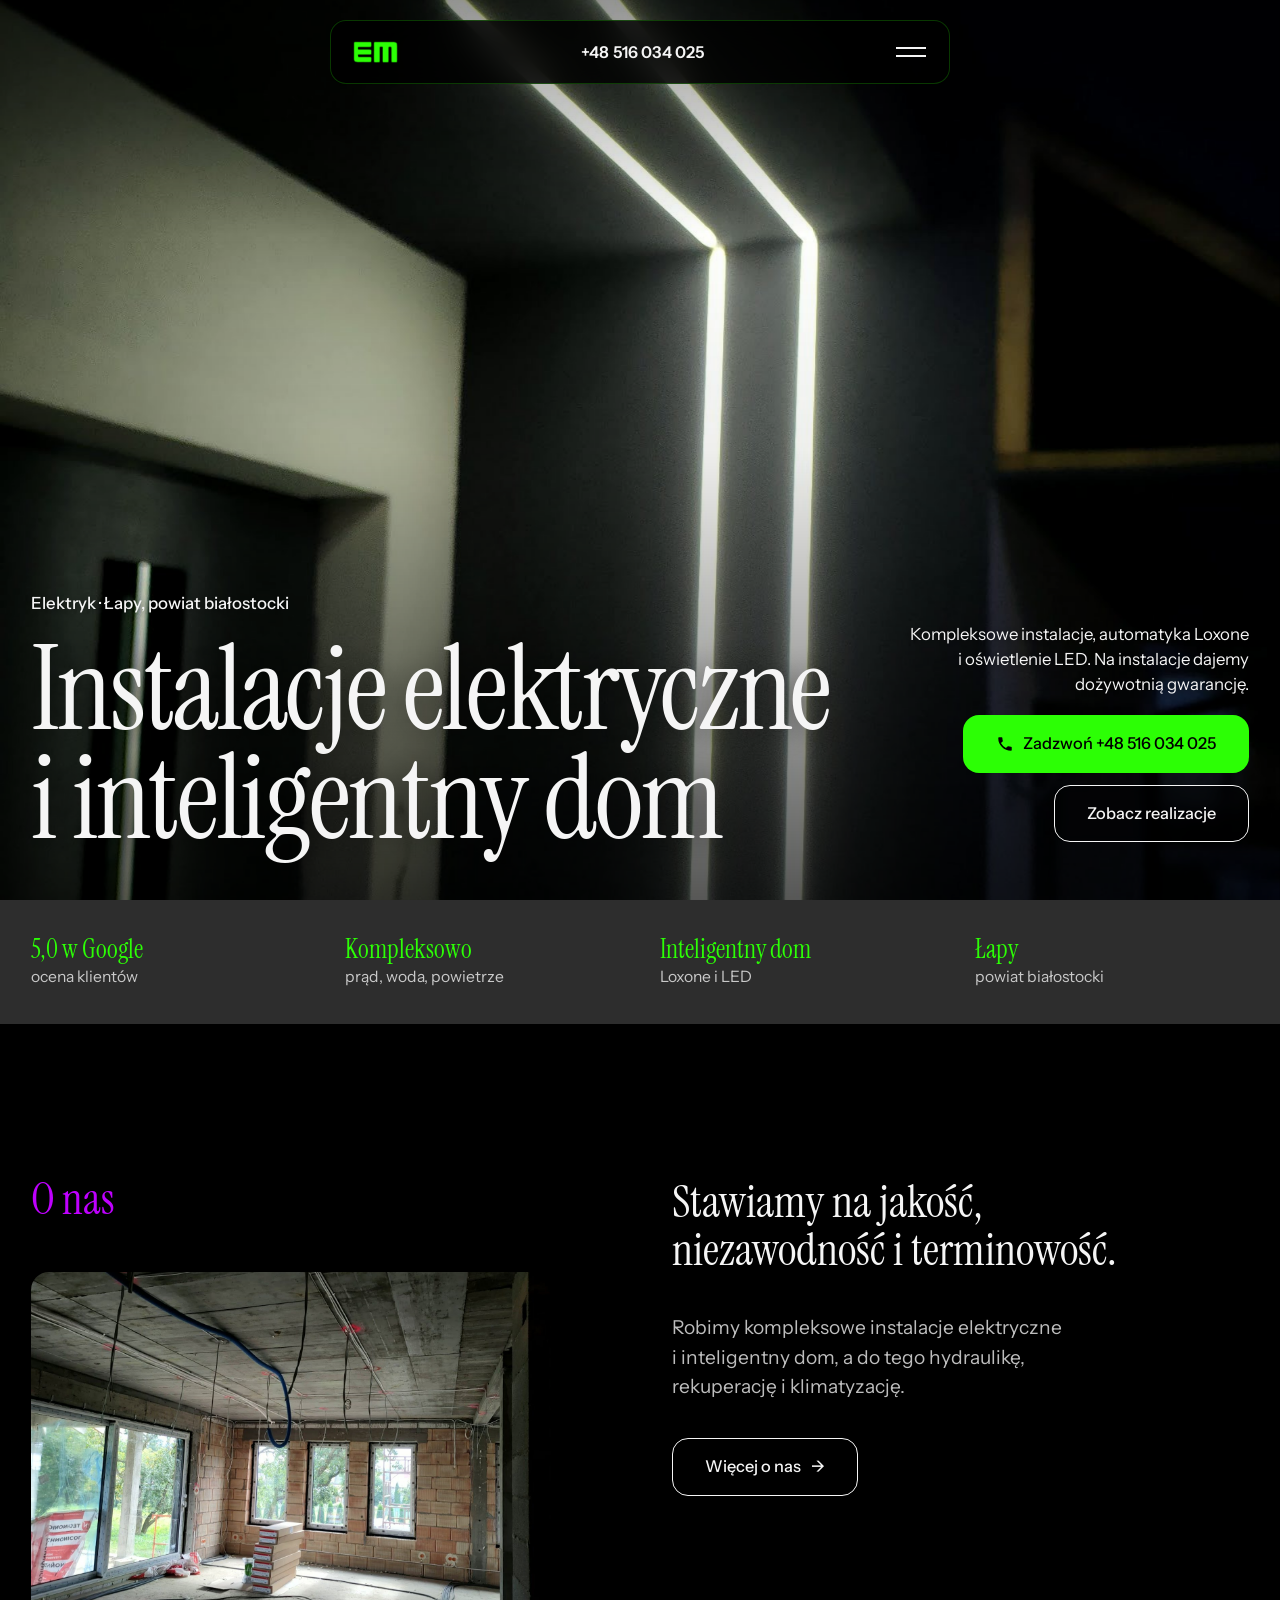
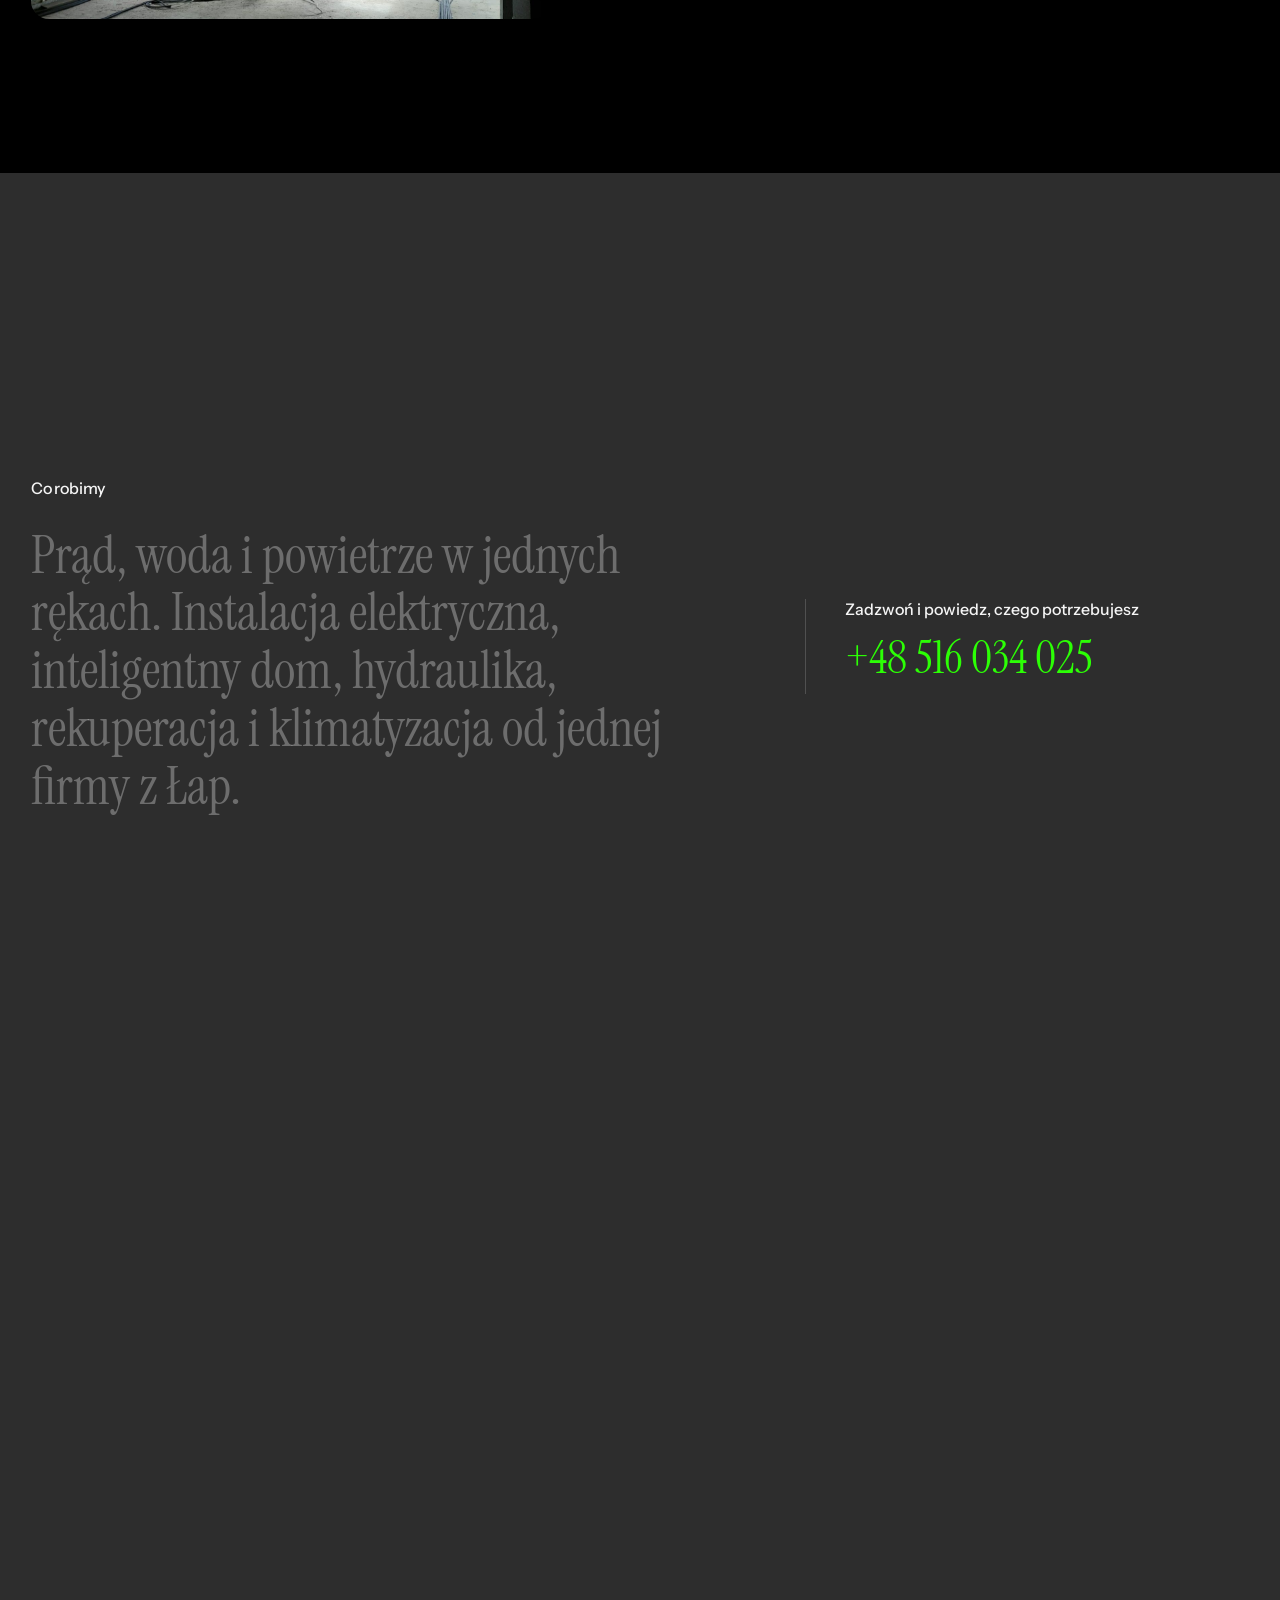
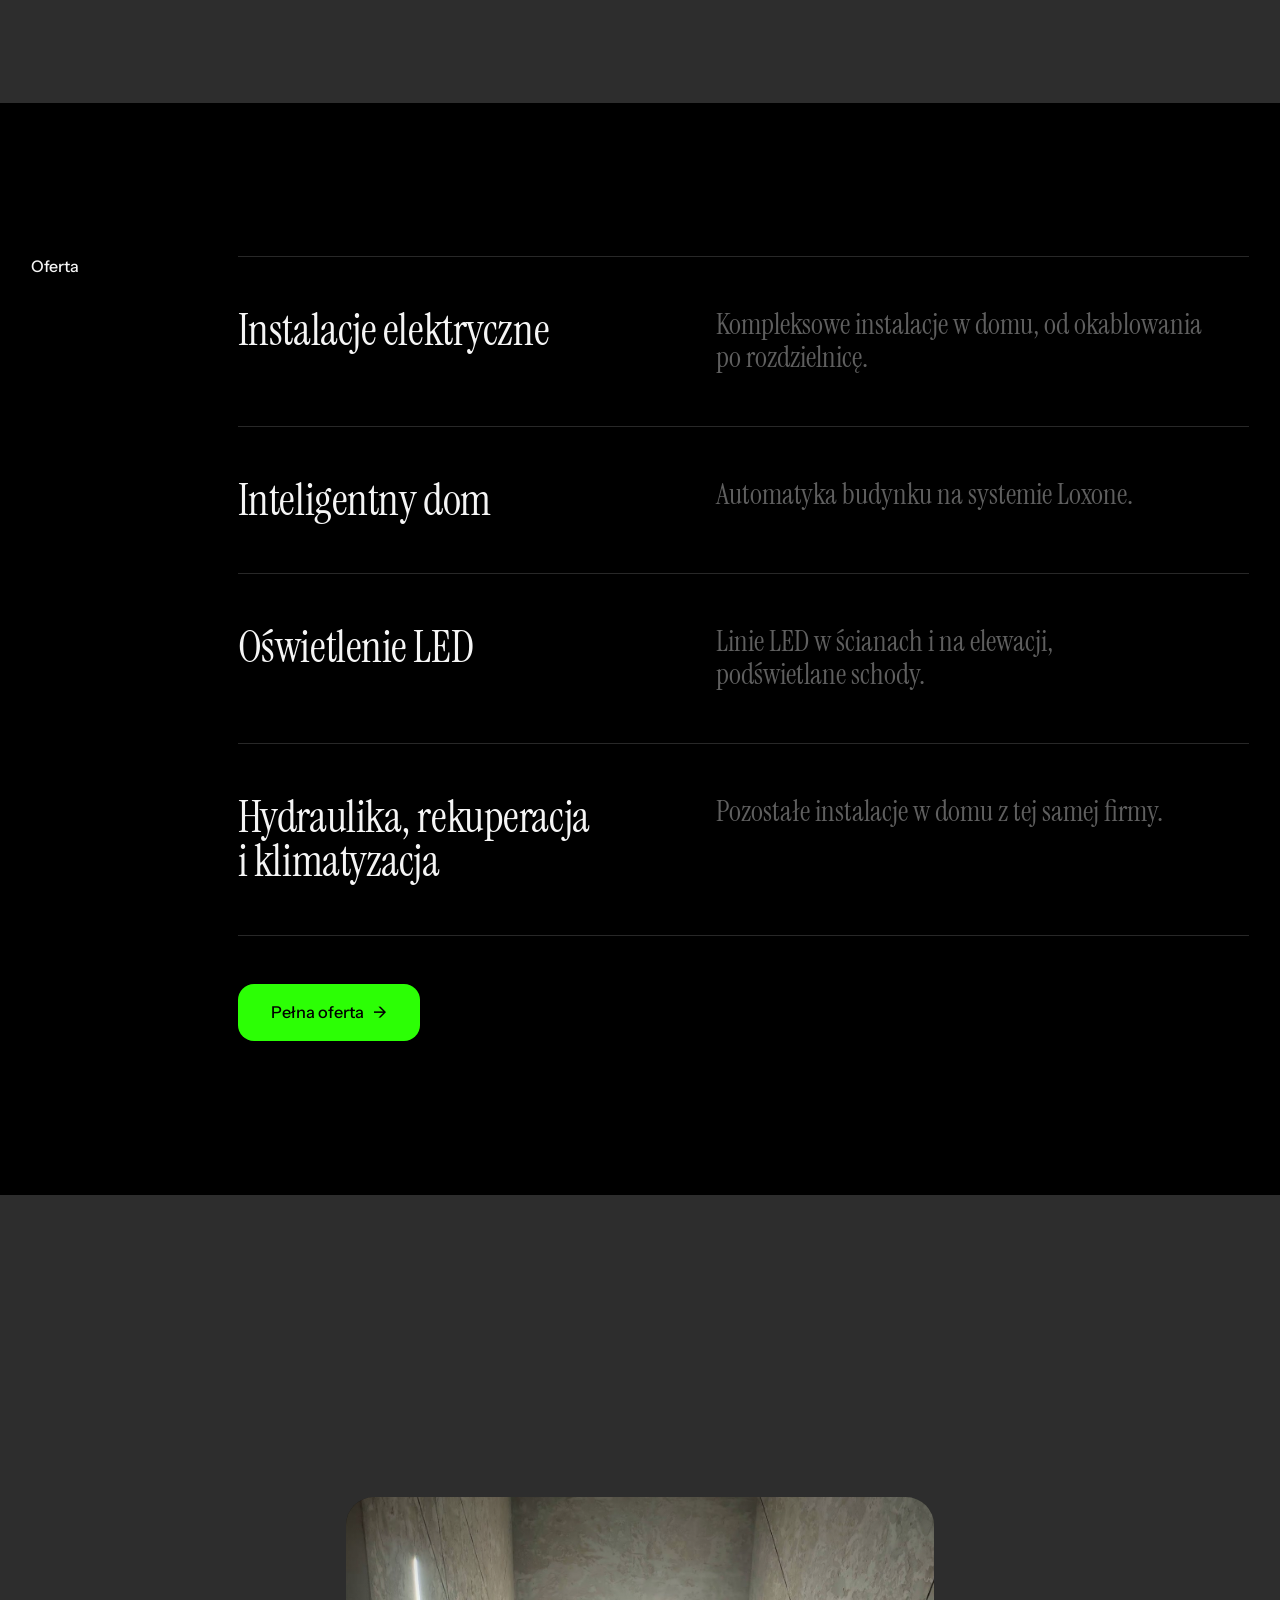
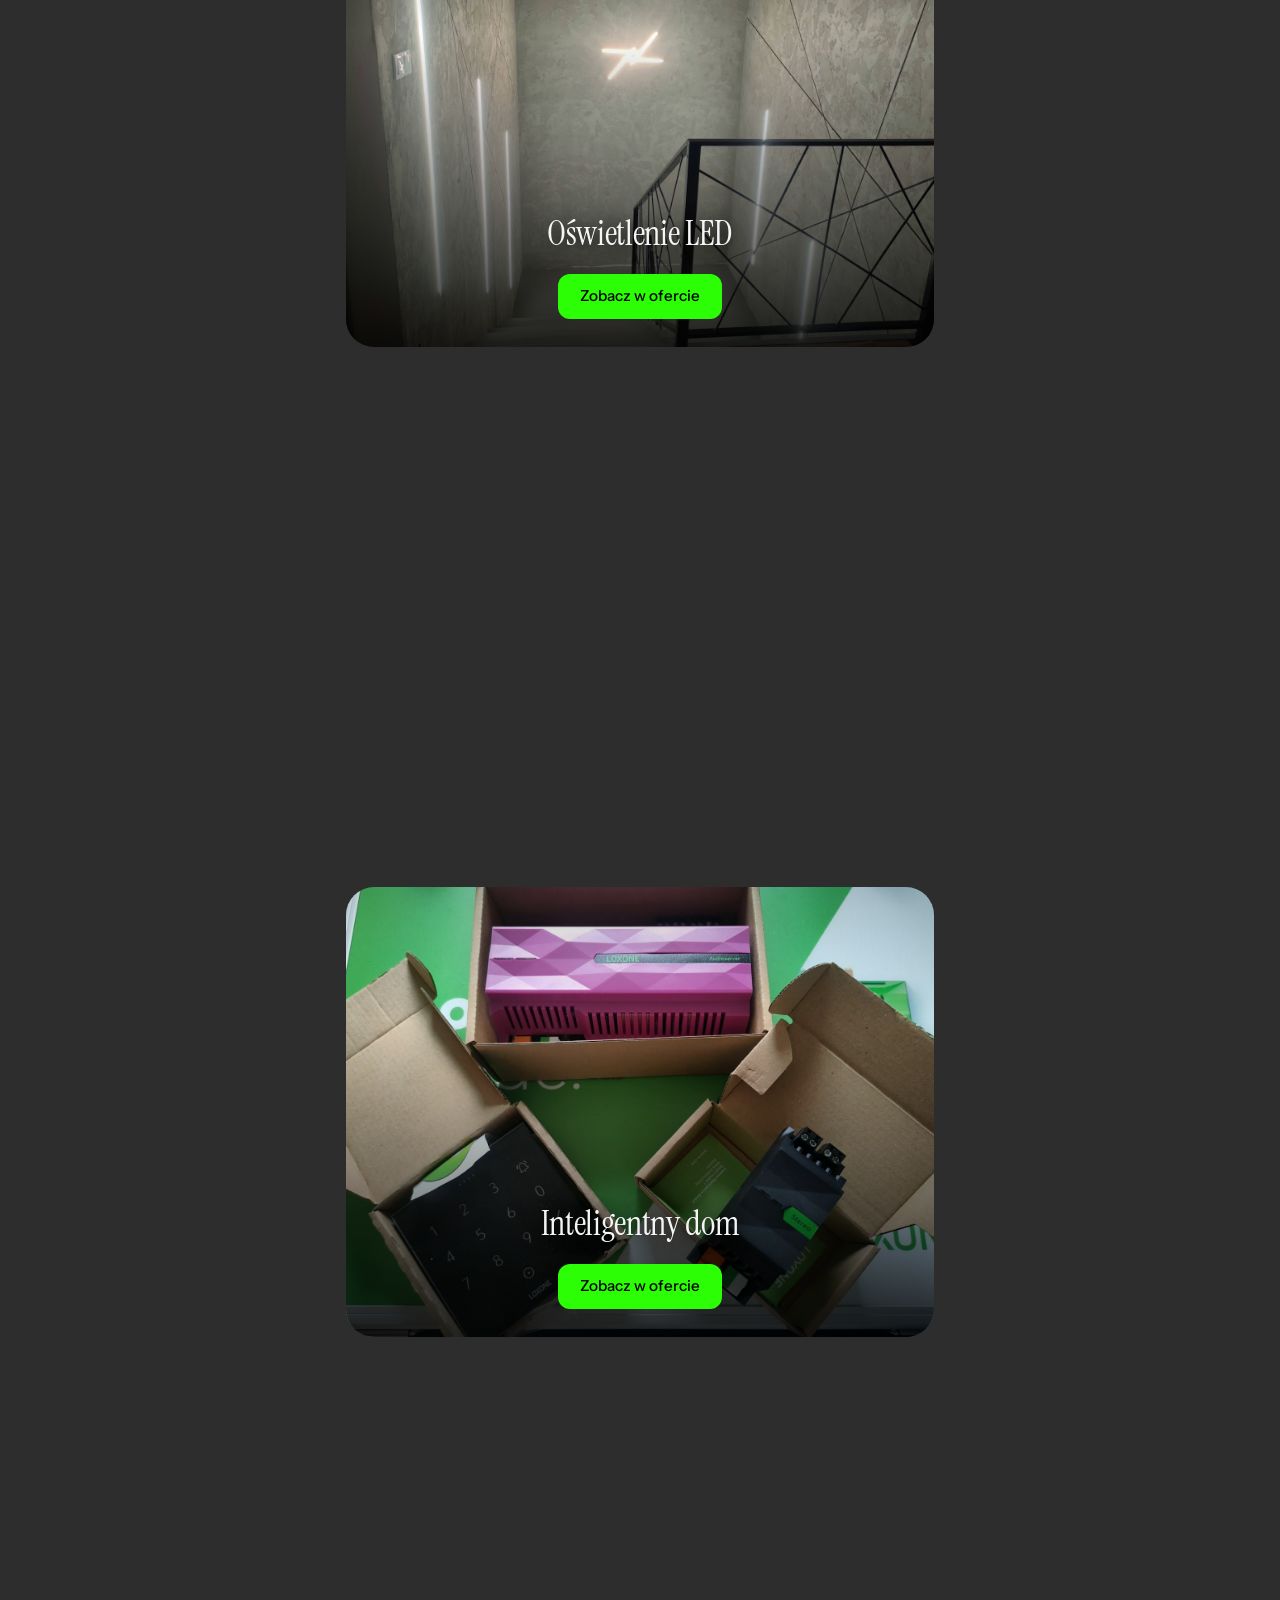
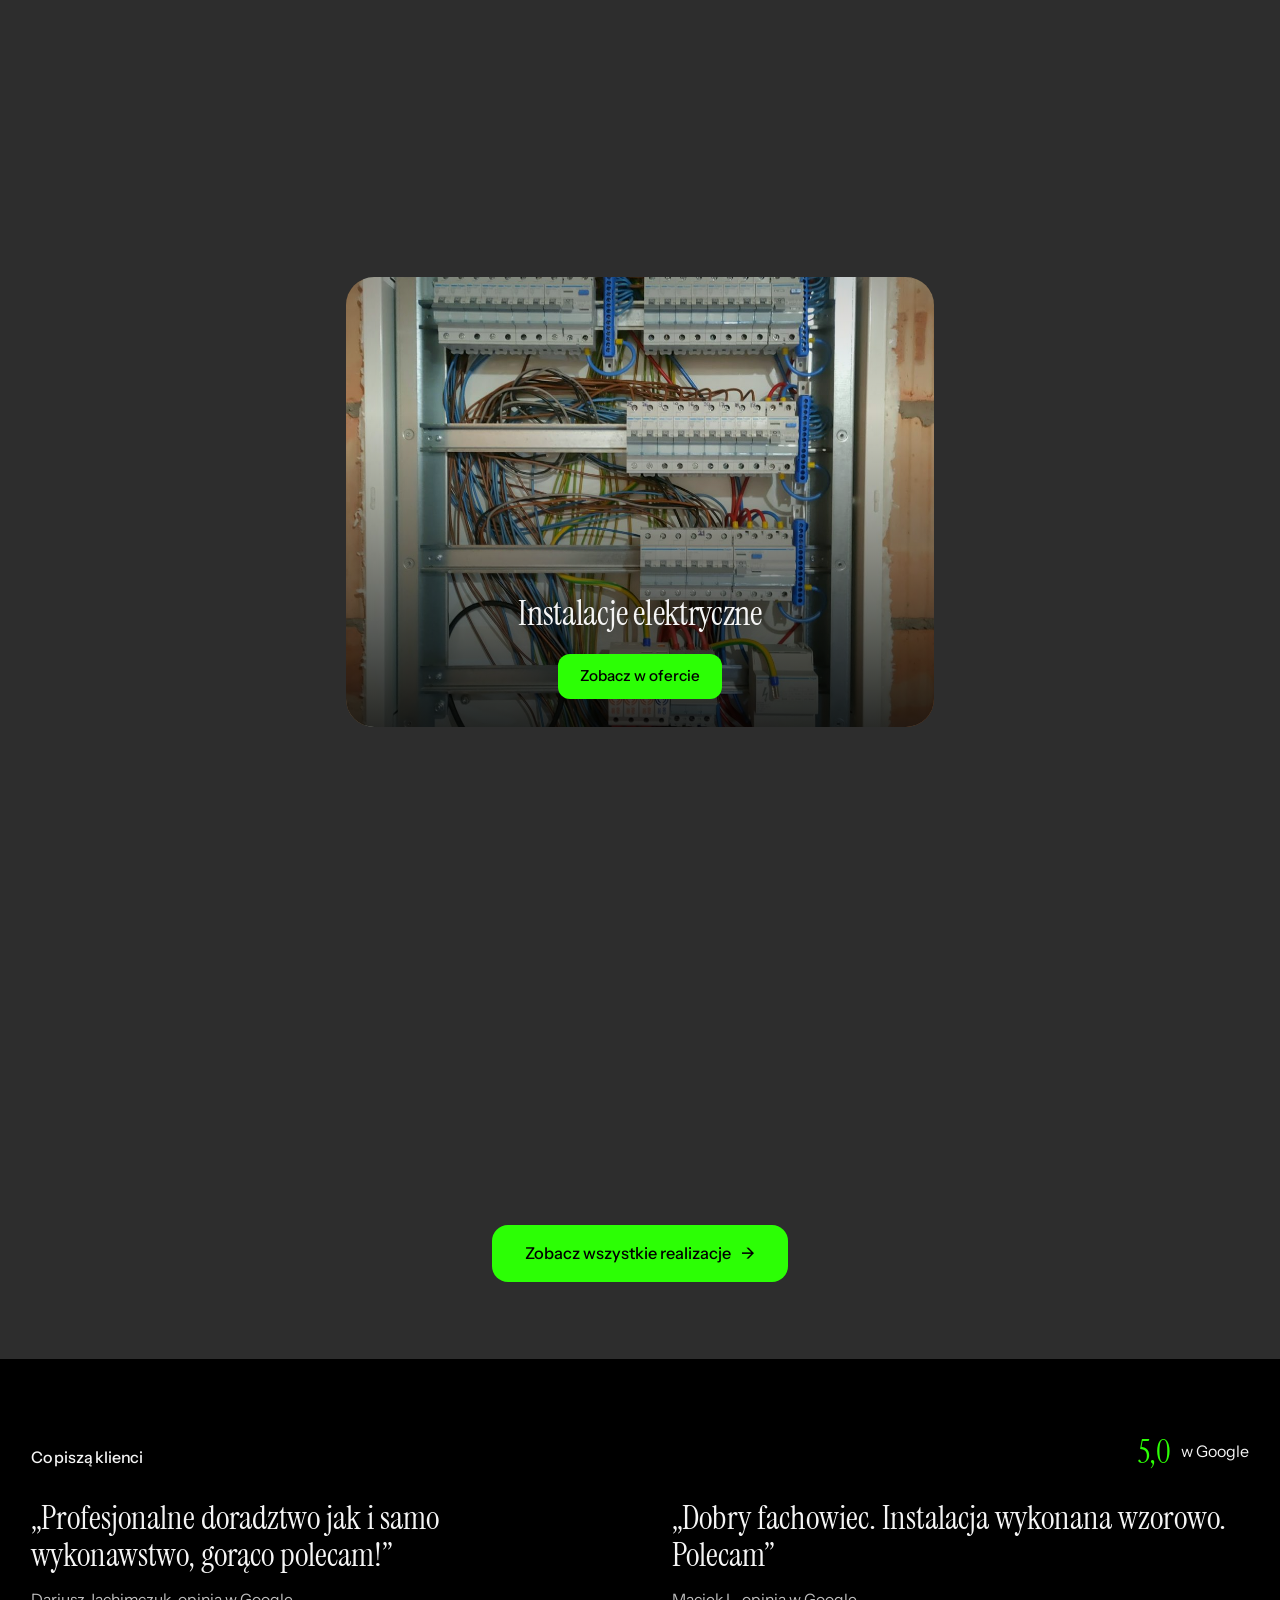
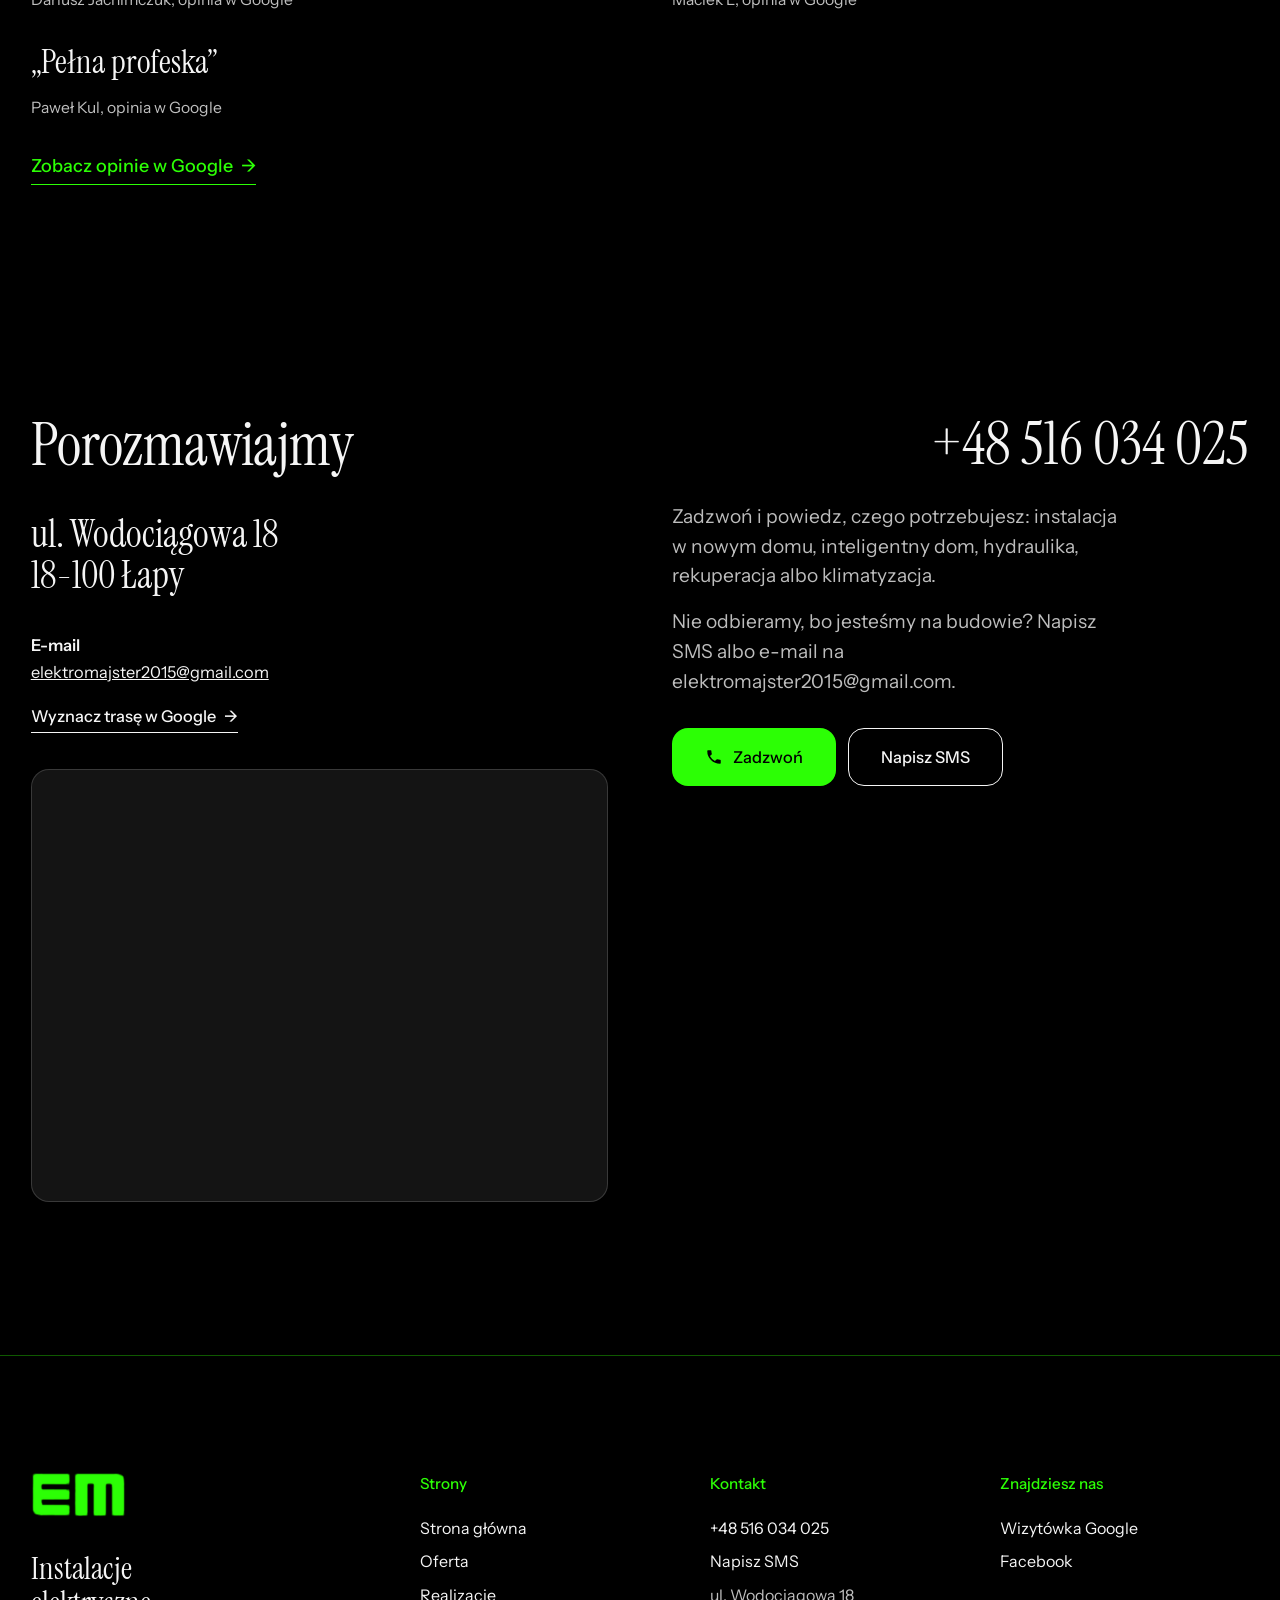
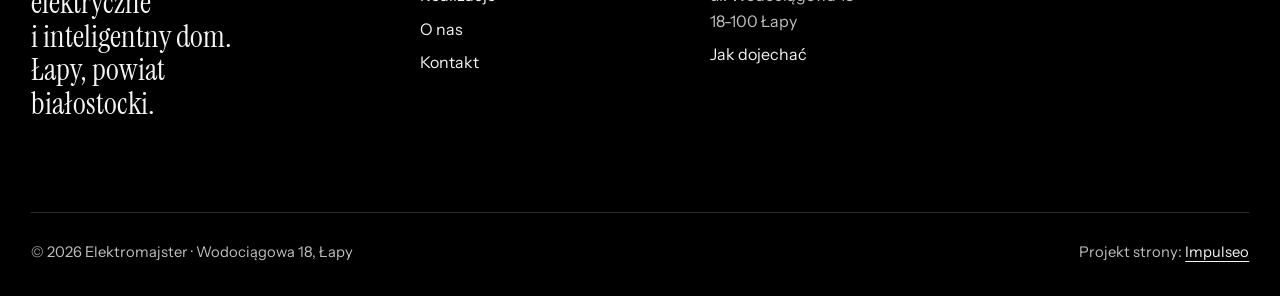
<file: index.html>
<!DOCTYPE html>
<html lang="pl">
<head>
<meta charset="UTF-8">
<meta name="viewport" content="width=device-width, initial-scale=1.0">
<title>Instalacje elektryczne i inteligentny dom · Łapy | Elektromajster</title>
<meta name="description" content="Elektromajster z Łap: kompleksowe instalacje elektryczne, inteligentny dom i automatyka, oświetlenie LED, hydraulika, rekuperacja, klimatyzacja. 5,0 w Google. Tel. 516 034 025.">
<link rel="canonical" href="https://impulseo-pl.github.io/elektromajster/">
<meta name="robots" content="noindex, nofollow">
<meta name="theme-color" content="#000000">
<meta property="og:type" content="website">
<meta property="og:locale" content="pl_PL">
<meta property="og:site_name" content="Elektromajster">
<meta property="og:title" content="Instalacje elektryczne i inteligentny dom · Łapy | Elektromajster">
<meta property="og:description" content="Elektromajster z Łap: kompleksowe instalacje elektryczne, inteligentny dom i automatyka, oświetlenie LED, hydraulika, rekuperacja, klimatyzacja. 5,0 w Google. Tel. 516 034 025.">
<meta property="og:url" content="https://impulseo-pl.github.io/elektromajster/">
<meta property="og:image" content="https://impulseo-pl.github.io/elektromajster/img/og.jpg">
<meta property="og:image:width" content="1200">
<meta property="og:image:height" content="630">
<meta name="twitter:card" content="summary_large_image">
<link rel="icon" href="img/logo.jpg">
<script type="application/ld+json">{"@context": "https://schema.org", "@type": "Electrician", "name": "Elektromajster", "url": "https://impulseo-pl.github.io/elektromajster/", "telephone": "+48516034025", "email": "elektromajster2015@gmail.com", "image": "https://impulseo-pl.github.io/elektromajster/img/og.jpg", "address": {"@type": "PostalAddress", "streetAddress": "Wodociągowa 18", "postalCode": "18-100", "addressLocality": "Łapy", "addressRegion": "podlaskie", "addressCountry": "PL"}, "areaServed": "Powiat białostocki", "sameAs": ["https://maps.google.com/?cid=16073012618360653620", "https://www.facebook.com/elektromajsterpodlasie/"]}</script>
<script>document.documentElement.classList.add('js')</script>
<link rel="preload" as="image" href="img/hero-led-noc.jpg" fetchpriority="high">
<link rel="preconnect" href="https://fonts.googleapis.com">
<link rel="preconnect" href="https://fonts.gstatic.com" crossorigin>
<link href="https://fonts.googleapis.com/css2?family=Instrument+Sans:wght@400..600&family=Instrument+Serif&display=swap" rel="stylesheet">
<link rel="stylesheet" href="assets/styles.css?v=20261118b">
<style>:root{--bone:#F5F5F5;--bone-hi:#141414;--cacao:#000000;--bordeaux:#2D2D2D;--carmine:#2CFF05;--brass:#2CFF05;--ink:#F5F5F5;--ink-2:#BDBDBD;--on-dark:#F5F5F5;--on-dark-2:rgba(245,245,245,.78);--line:rgba(245,245,245,.16);--line-dark:rgba(245,245,245,.18)}body,.bone{background:#000}.btn-main{color:#000}.btn-main:hover,.card:hover .btn{background:#BF00FF;color:#fff}.btn-brass{color:#000}.btn-brass:hover{background:#BF00FF;color:#fff}.btn-line:hover{background:#F5F5F5;border-color:#F5F5F5;color:#000}.label-serif,.dark .label-serif{color:#BF00FF}.svc-row p,.bone .rows-list dd,.bone .rows-list p{color:#BDBDBD}.link{color:#2CFF05}.contact h2{color:#F5F5F5}.big-phone:hover{color:#2CFF05}.faq summary::after{color:#BF00FF;border-color:rgba(191,0,255,.6)}.facts,.cards,.band{background:#2D2D2D}#opinie{background:#000}.foot{background:#000;border-top:1px solid rgba(44,255,5,.35)}.form input,.form textarea{background:#141414}.form input:focus,.form textarea:focus{background:#1E1E1E;border-color:#2CFF05}.form input::placeholder,.form textarea::placeholder{color:rgba(245,245,245,.6)}.map iframe{filter:grayscale(1) invert(.9) contrast(.9)}.hero-img{object-position:50% 30%}.hero h1{text-shadow:0 2px 30px rgba(0,0,0,.6)}.pill-logo .mark{width:auto;height:22px}.foot-logo .mark{width:auto;height:46px}.pill{background:rgba(0,0,0,.82);border:1px solid rgba(44,255,5,.22)}.pill.solid{background:rgba(0,0,0,.94)}.lb{background:rgba(0,0,0,.95)}.card{background:#141414}.card::after{background:linear-gradient(180deg,rgba(0,0,0,.2) 0%,rgba(0,0,0,0) 30%,rgba(0,0,0,.8) 100%)}.card h3{color:#F5F5F5;text-shadow:0 2px 18px rgba(0,0,0,.85)}.btn-on-photo{background:rgba(0,0,0,.35)}.js .reveal-text .w{color:rgba(245,245,245,.32)}.hero-cap,.card-cap,.phead-img .poglad{background:rgba(0,0,0,.6)}.menu-links a:hover,.menu-links a[aria-current="page"]{color:#2CFF05}@media (max-width:700px){.pill-logo .mark{height:17px}.callbar{background:#000;border-top:1px solid rgba(44,255,5,.3)}}</style>
<script src="assets/lenis.min.js?v=1.1.20" defer></script>
<script src="assets/main.js?v=20261118b" defer></script>
</head>
<body>
<a class="skip" href="#tresc">Przejdź do treści</a>
<header class="pill">
  <a class="pill-logo" href="index.html" aria-label="Elektromajster - strona główna"><img class="mark" src="img/logo-jasne.png" width="504" height="244" alt=""></a>
  <a class="pill-phone" href="tel:+48516034025">+48 516 034 025</a>
  <button class="burger" type="button" aria-expanded="false" aria-controls="menu" aria-label="Otwórz menu"><i></i><i></i></button>
</header>
<div class="menu" id="menu" aria-hidden="true">
  <div class="menu-grid">
    <nav class="menu-links" aria-label="Menu główne">
      <a href="index.html" aria-current="page">Strona główna</a>
      <a href="oferta.html">Oferta</a>
      <a href="realizacje.html">Realizacje</a>
      <a href="o-nas.html">O nas</a>
      <a href="kontakt.html">Kontakt</a>
    </nav>
    <div class="menu-side">
      <div><b>Telefon</b><a href="tel:+48516034025">+48 516 034 025</a></div>
      <div><b>Adres</b>Wodociągowa 18, Łapy</div>
    </div>
  </div>
</div>
<main id="tresc">
<section class="hero">
  <img class="hero-img" src="img/hero-led-noc.jpg" width="1600" height="2133" alt="Elewacja domu nocą z&nbsp;liniami LED wpuszczonymi w&nbsp;ścianę nad wejściem" fetchpriority="high">
  <div class="hero-in">
    <div>
      <p class="hero-kicker">Elektryk · Łapy, powiat białostocki</p>
      <h1>Instalacje elektryczne i&nbsp;inteligentny dom</h1>
    </div>
    <div class="hero-side">
      <p>Kompleksowe instalacje, automatyka Loxone i&nbsp;oświetlenie LED. Na instalacje dajemy dożywotnią gwarancję.</p>
      <div class="btn-row">
        <a class="btn btn-main hero-call" href="tel:+48516034025"><svg class="ico" viewBox="0 0 24 24" fill="none" aria-hidden="true"><path d="M6.6 10.8a15.5 15.5 0 0 0 6.6 6.6l2.2-2.2a1 1 0 0 1 1-.24 11.4 11.4 0 0 0 3.6.58 1 1 0 0 1 1 1V20a1 1 0 0 1-1 1A17 17 0 0 1 3 4a1 1 0 0 1 1-1h3.5a1 1 0 0 1 1 1c0 1.25.2 2.45.57 3.57a1 1 0 0 1-.25 1L6.6 10.8Z" fill="currentColor"/></svg>Zadzwoń +48 516 034 025</a>
        <a class="btn btn-line btn-on-photo" href="realizacje.html">Zobacz realizacje</a>
      </div>
    </div>
  </div>
</section>

<section class="facts cacao dark" aria-label="Najważniejsze informacje">
  <ul class="wrap facts-list">
    <li><b>5,0 w Google</b>ocena klientów</li>
    <li><b>Kompleksowo</b>prąd, woda, powietrze</li>
    <li><b>Inteligentny dom</b>Loxone i LED</li>
    <li><b>Łapy</b>powiat białostocki</li>
  </ul>
</section>

<section class="sec bone" id="o-nas">
  <div class="wrap about">
    <div class="about-left up">
      <p class="label-serif">O&nbsp;nas</p><figure class="about-fig"><img src="img/okablowanie-dom.jpg" width="1538" height="1132" alt="Dom w&nbsp;stanie surowym z&nbsp;rozprowadzonym okablowaniem" loading="lazy"></figure>
    </div>
    <div class="about-right up">
      <p class="statement">Stawiamy na jakość, niezawodność i&nbsp;terminowość.</p>
      <p class="lead">Robimy kompleksowe instalacje elektryczne i&nbsp;inteligentny dom, a&nbsp;do tego hydraulikę, rekuperację i&nbsp;klimatyzację.</p>
      <div class="btn-row"><a class="btn btn-line" href="o-nas.html">Więcej o&nbsp;nas <span aria-hidden="true">→</span></a></div>
    </div>
  </div>
</section>

<section class="reveal-sec bordeaux dark" aria-labelledby="jak">
  <div class="reveal-stick">
    <div class="reveal-main">
      <h2 class="label" id="jak">Co robimy</h2>
      <p class="reveal-text">Prąd, woda i&nbsp;powietrze w&nbsp;jednych rękach. Instalacja elektryczna, inteligentny dom, hydraulika, rekuperacja i&nbsp;klimatyzacja od jednej firmy z&nbsp;Łap.</p>
    </div>
    <aside class="reveal-aside">
      <p class="label">Zadzwoń i powiedz, czego potrzebujesz</p>
      <a class="reveal-phone" href="tel:+48516034025">+48 516 034 025</a>
      <p></p>
    </aside>
  </div>
</section>

<section class="sec bone" id="oferta">
  <div class="wrap svc">
    <h2 class="label">Oferta</h2>
    <div>
      <div class="svc-list">
      <a class="svc-row" href="oferta.html#instalacje"><h3>Instalacje elektryczne</h3><p>Kompleksowe instalacje w&nbsp;domu, od okablowania po rozdzielnicę.</p></a>
      <a class="svc-row" href="oferta.html#inteligentny-dom"><h3>Inteligentny dom</h3><p>Automatyka budynku na systemie Loxone.</p></a>
      <a class="svc-row" href="oferta.html#led"><h3>Oświetlenie LED</h3><p>Linie LED w&nbsp;ścianach i&nbsp;na elewacji, podświetlane schody.</p></a>
      <a class="svc-row" href="oferta.html#hydraulika"><h3>Hydraulika, rekuperacja i&nbsp;klimatyzacja</h3><p>Pozostałe instalacje w&nbsp;domu z&nbsp;tej samej firmy.</p></a>
      </div>
      <div class="svc-foot"><a class="btn btn-main" href="oferta.html">Pełna oferta <span aria-hidden="true">→</span></a></div>
    </div>
  </div>
</section>

<section class="cards cacao dark" aria-label="Realizacje">
  <div class="card-wrap"><div class="card-stick">
    <a class="card" href="oferta.html#led"><img src="img/klatka-led.jpg" width="1538" height="1134" alt="Klatka schodowa z&nbsp;pionowymi liniami LED w&nbsp;ścianach i&nbsp;świecącym znakiem" decoding="async"><span class="card-in"><h3>Oświetlenie LED</h3><span class="btn btn-main btn-sm">Zobacz w&nbsp;ofercie</span></span></a>
  </div></div>
  <div class="card-wrap"><div class="card-stick">
    <a class="card" href="oferta.html#inteligentny-dom"><img src="img/loxone-sprzet.jpg" width="1560" height="1160" alt="Sprzęt Loxone w&nbsp;kartonach przed montażem: Audioserver, klawiatura kodowa i&nbsp;moduł" loading="lazy" decoding="async"><span class="card-in"><h3>Inteligentny dom</h3><span class="btn btn-main btn-sm">Zobacz w&nbsp;ofercie</span></span></a>
  </div></div>
  <div class="card-wrap"><div class="card-stick">
    <a class="card" href="oferta.html#instalacje"><img src="img/rozdzielnica.jpg" width="1193" height="1600" alt="Rozdzielnica z&nbsp;zabezpieczeniami w&nbsp;nowym domu" loading="lazy" decoding="async"><span class="card-in"><h3>Instalacje elektryczne</h3><span class="btn btn-main btn-sm">Zobacz w&nbsp;ofercie</span></span></a>
  </div></div>
  <div class="wrap cards-foot"><a class="btn btn-brass" href="realizacje.html">Zobacz wszystkie realizacje <span aria-hidden="true">→</span></a></div>
</section>


<section class="bordeaux dark opinie-mini" id="opinie">
  <div class="wrap">
    <div class="quotes-head" style="margin-bottom:32px">
      <h2 class="label">Co piszą klienci</h2>
      <a class="rating" href="https://maps.google.com/?cid=16073012618360653620" target="_blank" rel="noopener"><b>5,0</b><span>w&nbsp;Google</span></a>
    </div>
    <div class="quotes-two">
      <figure class="quote-mini"><blockquote>„Profesjonalne doradztwo jak i&nbsp;samo wykonawstwo, gorąco polecam!”</blockquote><figcaption>Dariusz Jachimczuk, opinia w&nbsp;Google</figcaption></figure>
      <figure class="quote-mini"><blockquote>„Dobry fachowiec. Instalacja wykonana wzorowo. Polecam”</blockquote><figcaption>Maciek L, opinia w&nbsp;Google</figcaption></figure>
      <figure class="quote-mini"><blockquote>„Pełna profeska”</blockquote><figcaption>Paweł Kul, opinia w&nbsp;Google</figcaption></figure>
    </div>
    <p style="margin-top:32px"><a class="link" href="https://maps.google.com/?cid=16073012618360653620" target="_blank" rel="noopener">Zobacz opinie w&nbsp;Google <span aria-hidden="true">→</span></a></p>
  </div>
</section>

<section class="sec bone" id="kontakt">
  <div class="wrap contact">
    <div class="up">
      <h2>Porozmawiajmy</h2>
      <p class="big-addr">ul. Wodociągowa 18<br>18-100 Łapy</p>
      <div class="contact-meta">
        <p><b>E-mail</b><a href="mailto:elektromajster2015@gmail.com">elektromajster2015@gmail.com</a></p>
        <p><a class="link" href="https://maps.google.com/?cid=16073012618360653620" target="_blank" rel="noopener">Wyznacz trasę w&nbsp;Google <span aria-hidden="true">→</span></a></p>
      </div>
      <div class="map"><iframe src="https://maps.google.com/maps?q=Elektromajster%2C%20Wodoci%C4%85gowa%2018%2C%2018-100%20%C5%81apy&z=14&output=embed" title="Mapa dojazdu, Wodociągowa 18, Łapy" loading="lazy" referrerpolicy="no-referrer-when-downgrade"></iframe></div>
    </div>
    <div class="contact-right up" id="formularz">
      <a class="big-phone" href="tel:+48516034025">+48 516 034 025</a>
      <p class="lead">Zadzwoń i&nbsp;powiedz, czego potrzebujesz: instalacja w&nbsp;nowym domu, inteligentny dom, hydraulika, rekuperacja albo klimatyzacja.</p>
      <p class="lead" style="margin-top:16px">Nie odbieramy, bo jesteśmy na budowie? Napisz SMS albo e-mail na elektromajster2015@gmail.com.</p>
      <div class="contact-cta">
        <a class="btn btn-main" href="tel:+48516034025"><svg class="ico" viewBox="0 0 24 24" fill="none" aria-hidden="true"><path d="M6.6 10.8a15.5 15.5 0 0 0 6.6 6.6l2.2-2.2a1 1 0 0 1 1-.24 11.4 11.4 0 0 0 3.6.58 1 1 0 0 1 1 1V20a1 1 0 0 1-1 1A17 17 0 0 1 3 4a1 1 0 0 1 1-1h3.5a1 1 0 0 1 1 1c0 1.25.2 2.45.57 3.57a1 1 0 0 1-.25 1L6.6 10.8Z" fill="currentColor"/></svg>Zadzwoń</a>
        <a class="btn btn-line" href="sms:+48516034025?body=Dzie%C5%84%20dobry%2C%20pytam%20o%3A%20%28instalacja%20elektryczna%2Finteligentny%20dom%2Fhydraulika%2Frekuperacja%2Fklimatyzacja%29.%20Miejscowo%C5%9B%C4%87%3A%20...">Napisz SMS</a>
      </div>
    </div>
  </div>
</section>
</main>
<footer class="foot dark">
  <div class="wrap">
    <div class="foot-top">
      <div>
        <a class="foot-logo" href="index.html" aria-label="Elektromajster - strona główna"><img class="mark" src="img/logo-jasne.png" width="504" height="244" alt=""></a>
        <p class="foot-claim">Instalacje elektryczne i&nbsp;inteligentny dom. Łapy, powiat białostocki.</p>
      </div>
      <div><h4>Strony</h4><ul><li><a href="index.html">Strona główna</a></li><li><a href="oferta.html">Oferta</a></li><li><a href="realizacje.html">Realizacje</a></li><li><a href="o-nas.html">O nas</a></li><li><a href="kontakt.html">Kontakt</a></li></ul></div>
      <div><h4>Kontakt</h4><ul>
        <li><a href="tel:+48516034025">+48 516 034 025</a></li><li><a href="sms:+48516034025?body=Dzie%C5%84%20dobry%2C%20pytam%20o%3A%20%28instalacja%20elektryczna%2Finteligentny%20dom%2Fhydraulika%2Frekuperacja%2Fklimatyzacja%29.%20Miejscowo%C5%9B%C4%87%3A%20...">Napisz SMS</a></li><li>ul. Wodociągowa 18<br>18-100 Łapy</li><li><a href="https://maps.google.com/?cid=16073012618360653620" target="_blank" rel="noopener">Jak dojechać</a></li>
      </ul></div>
      <div><h4>Znajdziesz nas</h4><ul>
        <li><a href="https://maps.google.com/?cid=16073012618360653620" target="_blank" rel="noopener">Wizytówka Google</a></li><li><a href="https://www.facebook.com/elektromajsterpodlasie/" target="_blank" rel="noopener">Facebook</a></li>
      </ul></div>
    </div>
    <div class="foot-bottom">
      <span>© 2026 Elektromajster · Wodociągowa 18, Łapy</span>
      <span>Projekt strony: <a href="https://impulseo.pl" target="_blank" rel="noopener">Impulseo</a></span>
    </div>
  </div>
</footer>
<div class="callbar">
  <a class="btn btn-main" href="tel:+48516034025"><svg class="ico" viewBox="0 0 24 24" fill="none" aria-hidden="true"><path d="M6.6 10.8a15.5 15.5 0 0 0 6.6 6.6l2.2-2.2a1 1 0 0 1 1-.24 11.4 11.4 0 0 0 3.6.58 1 1 0 0 1 1 1V20a1 1 0 0 1-1 1A17 17 0 0 1 3 4a1 1 0 0 1 1-1h3.5a1 1 0 0 1 1 1c0 1.25.2 2.45.57 3.57a1 1 0 0 1-.25 1L6.6 10.8Z" fill="currentColor"/></svg>Zadzwoń</a>
  <a class="btn btn-line" href="sms:+48516034025?body=Dzie%C5%84%20dobry%2C%20pytam%20o%3A%20%28instalacja%20elektryczna%2Finteligentny%20dom%2Fhydraulika%2Frekuperacja%2Fklimatyzacja%29.%20Miejscowo%C5%9B%C4%87%3A%20...">Napisz SMS</a>
</div>
</body>
</html>
</file>
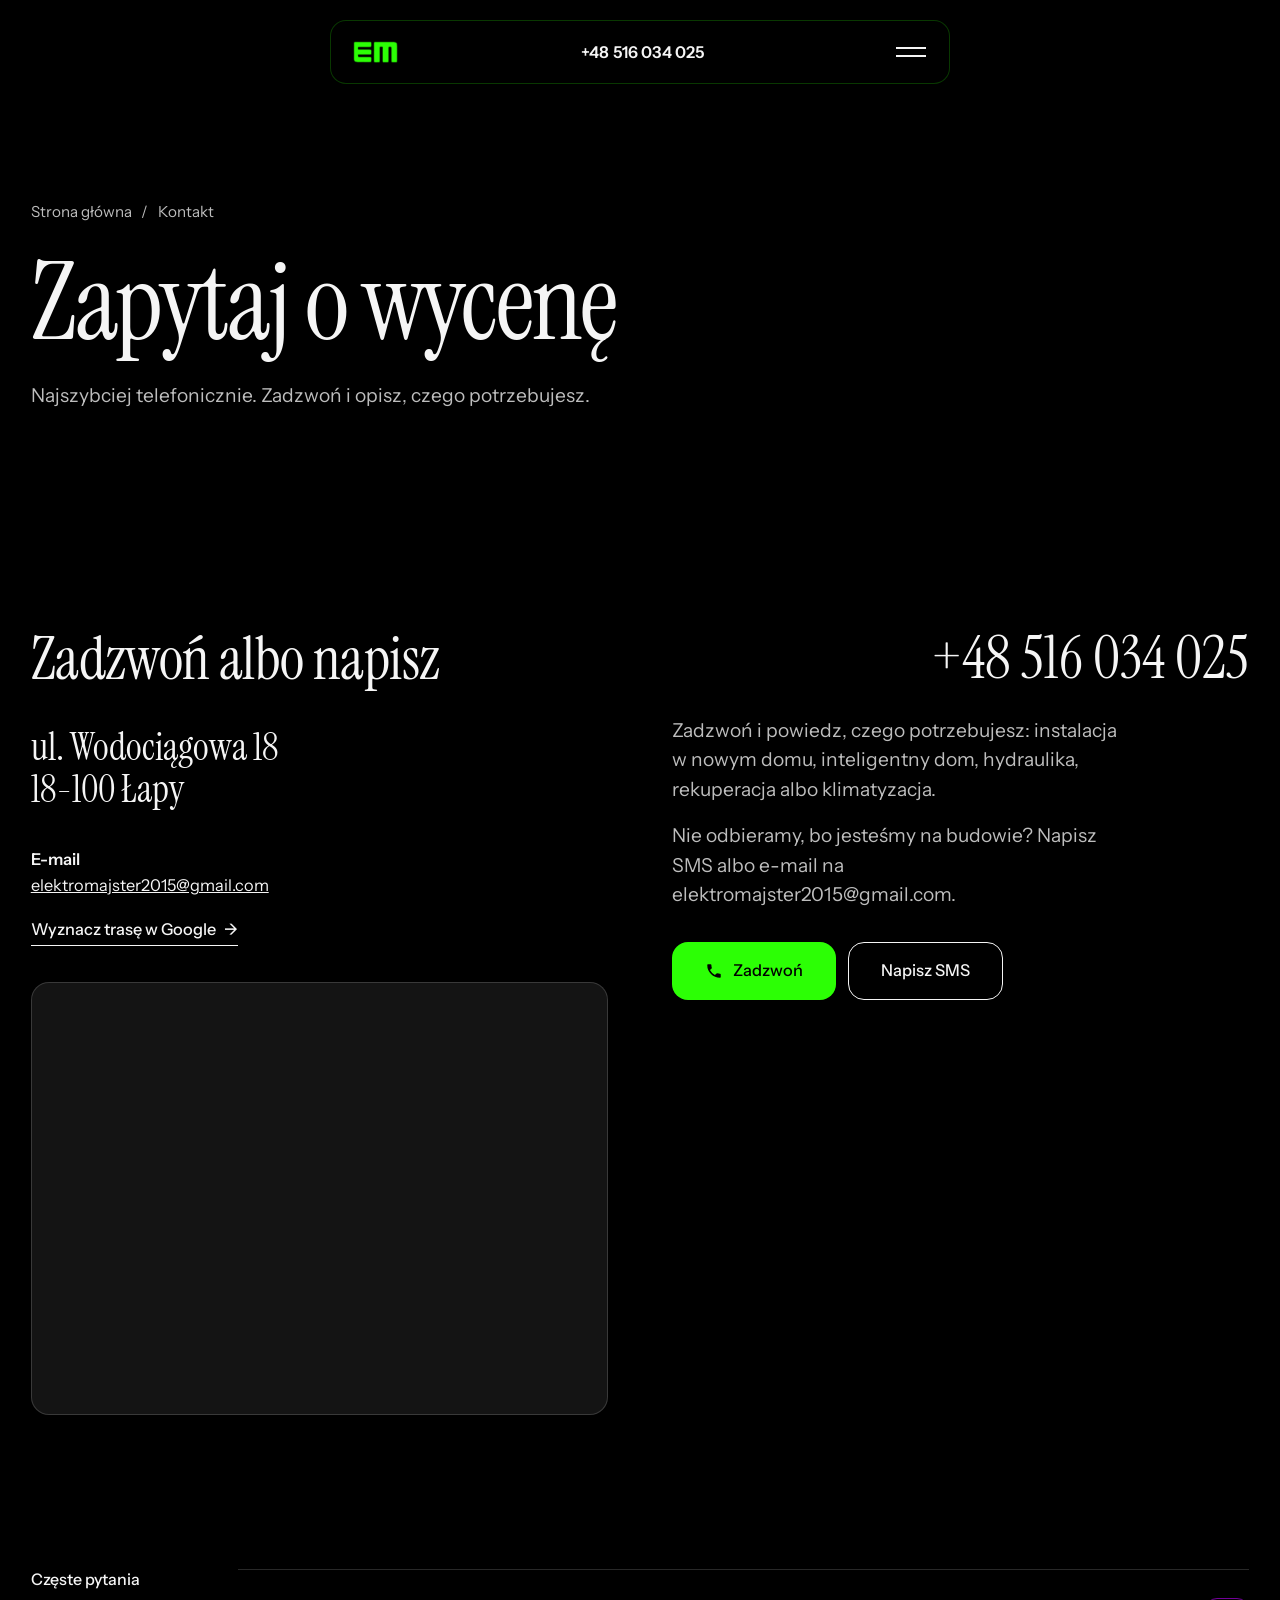
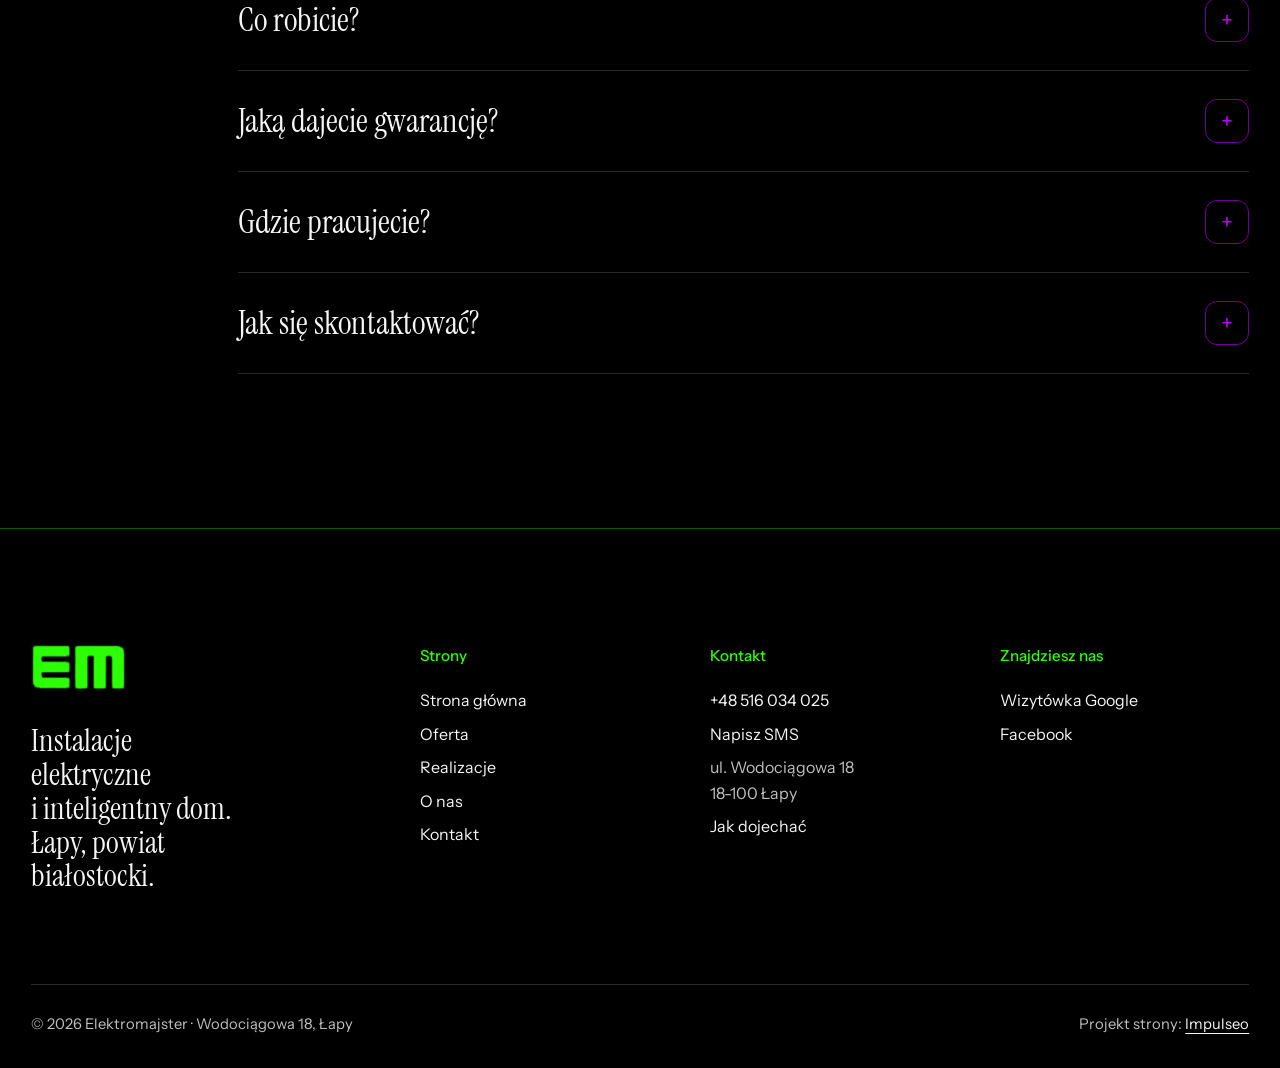
<file: kontakt.html>
<!DOCTYPE html>
<html lang="pl">
<head>
<meta charset="UTF-8">
<meta name="viewport" content="width=device-width, initial-scale=1.0">
<title>Kontakt · Elektromajster, Wodociągowa 18, Łapy</title>
<meta name="description" content="Kontakt: Elektromajster, Wodociągowa 18, 18-100 Łapy, tel. 516 034 025, elektromajster2015@gmail.com.">
<link rel="canonical" href="https://impulseo-pl.github.io/elektromajster/kontakt.html">
<meta name="robots" content="noindex, nofollow">
<meta name="theme-color" content="#000000">
<meta property="og:type" content="website">
<meta property="og:locale" content="pl_PL">
<meta property="og:site_name" content="Elektromajster">
<meta property="og:title" content="Kontakt · Elektromajster, Wodociągowa 18, Łapy">
<meta property="og:description" content="Kontakt: Elektromajster, Wodociągowa 18, 18-100 Łapy, tel. 516 034 025, elektromajster2015@gmail.com.">
<meta property="og:url" content="https://impulseo-pl.github.io/elektromajster/kontakt.html">
<meta property="og:image" content="https://impulseo-pl.github.io/elektromajster/img/og.jpg">
<meta property="og:image:width" content="1200">
<meta property="og:image:height" content="630">
<meta name="twitter:card" content="summary_large_image">
<link rel="icon" href="img/logo.jpg">
<script type="application/ld+json">{"@context": "https://schema.org", "@type": "Electrician", "name": "Elektromajster", "url": "https://impulseo-pl.github.io/elektromajster/", "telephone": "+48516034025", "email": "elektromajster2015@gmail.com", "image": "https://impulseo-pl.github.io/elektromajster/img/og.jpg", "address": {"@type": "PostalAddress", "streetAddress": "Wodociągowa 18", "postalCode": "18-100", "addressLocality": "Łapy", "addressRegion": "podlaskie", "addressCountry": "PL"}, "areaServed": "Powiat białostocki", "sameAs": ["https://maps.google.com/?cid=16073012618360653620", "https://www.facebook.com/elektromajsterpodlasie/"]}</script>
<script>document.documentElement.classList.add('js')</script>
<link rel="preconnect" href="https://fonts.googleapis.com">
<link rel="preconnect" href="https://fonts.gstatic.com" crossorigin>
<link href="https://fonts.googleapis.com/css2?family=Instrument+Sans:wght@400..600&family=Instrument+Serif&display=swap" rel="stylesheet">
<link rel="stylesheet" href="assets/styles.css?v=20261118b">
<style>:root{--bone:#F5F5F5;--bone-hi:#141414;--cacao:#000000;--bordeaux:#2D2D2D;--carmine:#2CFF05;--brass:#2CFF05;--ink:#F5F5F5;--ink-2:#BDBDBD;--on-dark:#F5F5F5;--on-dark-2:rgba(245,245,245,.78);--line:rgba(245,245,245,.16);--line-dark:rgba(245,245,245,.18)}body,.bone{background:#000}.btn-main{color:#000}.btn-main:hover,.card:hover .btn{background:#BF00FF;color:#fff}.btn-brass{color:#000}.btn-brass:hover{background:#BF00FF;color:#fff}.btn-line:hover{background:#F5F5F5;border-color:#F5F5F5;color:#000}.label-serif,.dark .label-serif{color:#BF00FF}.svc-row p,.bone .rows-list dd,.bone .rows-list p{color:#BDBDBD}.link{color:#2CFF05}.contact h2{color:#F5F5F5}.big-phone:hover{color:#2CFF05}.faq summary::after{color:#BF00FF;border-color:rgba(191,0,255,.6)}.facts,.cards,.band{background:#2D2D2D}#opinie{background:#000}.foot{background:#000;border-top:1px solid rgba(44,255,5,.35)}.form input,.form textarea{background:#141414}.form input:focus,.form textarea:focus{background:#1E1E1E;border-color:#2CFF05}.form input::placeholder,.form textarea::placeholder{color:rgba(245,245,245,.6)}.map iframe{filter:grayscale(1) invert(.9) contrast(.9)}.hero-img{object-position:50% 30%}.hero h1{text-shadow:0 2px 30px rgba(0,0,0,.6)}.pill-logo .mark{width:auto;height:22px}.foot-logo .mark{width:auto;height:46px}.pill{background:rgba(0,0,0,.82);border:1px solid rgba(44,255,5,.22)}.pill.solid{background:rgba(0,0,0,.94)}.lb{background:rgba(0,0,0,.95)}.card{background:#141414}.card::after{background:linear-gradient(180deg,rgba(0,0,0,.2) 0%,rgba(0,0,0,0) 30%,rgba(0,0,0,.8) 100%)}.card h3{color:#F5F5F5;text-shadow:0 2px 18px rgba(0,0,0,.85)}.btn-on-photo{background:rgba(0,0,0,.35)}.js .reveal-text .w{color:rgba(245,245,245,.32)}.hero-cap,.card-cap,.phead-img .poglad{background:rgba(0,0,0,.6)}.menu-links a:hover,.menu-links a[aria-current="page"]{color:#2CFF05}@media (max-width:700px){.pill-logo .mark{height:17px}.callbar{background:#000;border-top:1px solid rgba(44,255,5,.3)}}</style>
<script src="assets/lenis.min.js?v=1.1.20" defer></script>
<script src="assets/main.js?v=20261118b" defer></script>
</head>
<body>
<a class="skip" href="#tresc">Przejdź do treści</a>
<header class="pill">
  <a class="pill-logo" href="index.html" aria-label="Elektromajster - strona główna"><img class="mark" src="img/logo-jasne.png" width="504" height="244" alt=""></a>
  <a class="pill-phone" href="tel:+48516034025">+48 516 034 025</a>
  <button class="burger" type="button" aria-expanded="false" aria-controls="menu" aria-label="Otwórz menu"><i></i><i></i></button>
</header>
<div class="menu" id="menu" aria-hidden="true">
  <div class="menu-grid">
    <nav class="menu-links" aria-label="Menu główne">
      <a href="index.html">Strona główna</a>
      <a href="oferta.html">Oferta</a>
      <a href="realizacje.html">Realizacje</a>
      <a href="o-nas.html">O nas</a>
      <a href="kontakt.html" aria-current="page">Kontakt</a>
    </nav>
    <div class="menu-side">
      <div><b>Telefon</b><a href="tel:+48516034025">+48 516 034 025</a></div>
      <div><b>Adres</b>Wodociągowa 18, Łapy</div>
    </div>
  </div>
</div>
<main id="tresc">
<section class="phead bone">
  <div class="wrap">
    <nav class="crumbs" aria-label="Okruszki"><a href="index.html">Strona główna</a><span aria-hidden="true">/</span><span aria-current="page">Kontakt</span></nav>
    <h1>Zapytaj o&nbsp;wycenę</h1>
    <p class="lead">Najszybciej telefonicznie. Zadzwoń i&nbsp;opisz, czego potrzebujesz.</p>
  </div>
</section>
<section class="sec bone" id="kontakt">
  <div class="wrap contact">
    <div class="up">
      <h2>Zadzwoń albo napisz</h2>
      <p class="big-addr">ul. Wodociągowa 18<br>18-100 Łapy</p>
      <div class="contact-meta">
        <p><b>E-mail</b><a href="mailto:elektromajster2015@gmail.com">elektromajster2015@gmail.com</a></p>
        <p><a class="link" href="https://maps.google.com/?cid=16073012618360653620" target="_blank" rel="noopener">Wyznacz trasę w&nbsp;Google <span aria-hidden="true">→</span></a></p>
      </div>
      <div class="map"><iframe src="https://maps.google.com/maps?q=Elektromajster%2C%20Wodoci%C4%85gowa%2018%2C%2018-100%20%C5%81apy&z=14&output=embed" title="Mapa dojazdu, Wodociągowa 18, Łapy" loading="lazy" referrerpolicy="no-referrer-when-downgrade"></iframe></div>
    </div>
    <div class="contact-right up" id="formularz">
      <a class="big-phone" href="tel:+48516034025">+48 516 034 025</a>
      <p class="lead">Zadzwoń i&nbsp;powiedz, czego potrzebujesz: instalacja w&nbsp;nowym domu, inteligentny dom, hydraulika, rekuperacja albo klimatyzacja.</p>
      <p class="lead" style="margin-top:16px">Nie odbieramy, bo jesteśmy na budowie? Napisz SMS albo e-mail na elektromajster2015@gmail.com.</p>
      <div class="contact-cta">
        <a class="btn btn-main" href="tel:+48516034025"><svg class="ico" viewBox="0 0 24 24" fill="none" aria-hidden="true"><path d="M6.6 10.8a15.5 15.5 0 0 0 6.6 6.6l2.2-2.2a1 1 0 0 1 1-.24 11.4 11.4 0 0 0 3.6.58 1 1 0 0 1 1 1V20a1 1 0 0 1-1 1A17 17 0 0 1 3 4a1 1 0 0 1 1-1h3.5a1 1 0 0 1 1 1c0 1.25.2 2.45.57 3.57a1 1 0 0 1-.25 1L6.6 10.8Z" fill="currentColor"/></svg>Zadzwoń</a>
        <a class="btn btn-line" href="sms:+48516034025?body=Dzie%C5%84%20dobry%2C%20pytam%20o%3A%20%28instalacja%20elektryczna%2Finteligentny%20dom%2Fhydraulika%2Frekuperacja%2Fklimatyzacja%29.%20Miejscowo%C5%9B%C4%87%3A%20...">Napisz SMS</a>
      </div>
    </div>
  </div>
</section>
<section class="sec bone" style="padding-top:0">
  <div class="wrap faq">
    <h2 class="label">Częste pytania</h2>
    <div>
      <details><summary>Co robicie?</summary><p>Instalacje elektryczne, inteligentny dom i&nbsp;automatykę, oświetlenie LED, hydraulikę, rekuperację i&nbsp;klimatyzację.</p></details>
      <details><summary>Jaką dajecie gwarancję?</summary><p>Na instalacje dajemy dożywotnią gwarancję.</p></details>
      <details><summary>Gdzie pracujecie?</summary><p>Jesteśmy w&nbsp;Łapach, w&nbsp;powiecie białostockim. Zadzwoń i&nbsp;powiedz, gdzie jest Twoja budowa.</p></details>
      <details><summary>Jak się skontaktować?</summary><p>Telefon 516 034 025, SMS albo e-mail elektromajster2015@gmail.com.</p></details>
    </div>
  </div>
</section>
</main>
<footer class="foot dark">
  <div class="wrap">
    <div class="foot-top">
      <div>
        <a class="foot-logo" href="index.html" aria-label="Elektromajster - strona główna"><img class="mark" src="img/logo-jasne.png" width="504" height="244" alt=""></a>
        <p class="foot-claim">Instalacje elektryczne i&nbsp;inteligentny dom. Łapy, powiat białostocki.</p>
      </div>
      <div><h4>Strony</h4><ul><li><a href="index.html">Strona główna</a></li><li><a href="oferta.html">Oferta</a></li><li><a href="realizacje.html">Realizacje</a></li><li><a href="o-nas.html">O nas</a></li><li><a href="kontakt.html">Kontakt</a></li></ul></div>
      <div><h4>Kontakt</h4><ul>
        <li><a href="tel:+48516034025">+48 516 034 025</a></li><li><a href="sms:+48516034025?body=Dzie%C5%84%20dobry%2C%20pytam%20o%3A%20%28instalacja%20elektryczna%2Finteligentny%20dom%2Fhydraulika%2Frekuperacja%2Fklimatyzacja%29.%20Miejscowo%C5%9B%C4%87%3A%20...">Napisz SMS</a></li><li>ul. Wodociągowa 18<br>18-100 Łapy</li><li><a href="https://maps.google.com/?cid=16073012618360653620" target="_blank" rel="noopener">Jak dojechać</a></li>
      </ul></div>
      <div><h4>Znajdziesz nas</h4><ul>
        <li><a href="https://maps.google.com/?cid=16073012618360653620" target="_blank" rel="noopener">Wizytówka Google</a></li><li><a href="https://www.facebook.com/elektromajsterpodlasie/" target="_blank" rel="noopener">Facebook</a></li>
      </ul></div>
    </div>
    <div class="foot-bottom">
      <span>© 2026 Elektromajster · Wodociągowa 18, Łapy</span>
      <span>Projekt strony: <a href="https://impulseo.pl" target="_blank" rel="noopener">Impulseo</a></span>
    </div>
  </div>
</footer>
<div class="callbar">
  <a class="btn btn-main" href="tel:+48516034025"><svg class="ico" viewBox="0 0 24 24" fill="none" aria-hidden="true"><path d="M6.6 10.8a15.5 15.5 0 0 0 6.6 6.6l2.2-2.2a1 1 0 0 1 1-.24 11.4 11.4 0 0 0 3.6.58 1 1 0 0 1 1 1V20a1 1 0 0 1-1 1A17 17 0 0 1 3 4a1 1 0 0 1 1-1h3.5a1 1 0 0 1 1 1c0 1.25.2 2.45.57 3.57a1 1 0 0 1-.25 1L6.6 10.8Z" fill="currentColor"/></svg>Zadzwoń</a>
  <a class="btn btn-line" href="sms:+48516034025?body=Dzie%C5%84%20dobry%2C%20pytam%20o%3A%20%28instalacja%20elektryczna%2Finteligentny%20dom%2Fhydraulika%2Frekuperacja%2Fklimatyzacja%29.%20Miejscowo%C5%9B%C4%87%3A%20...">Napisz SMS</a>
</div>
</body>
</html>
</file>
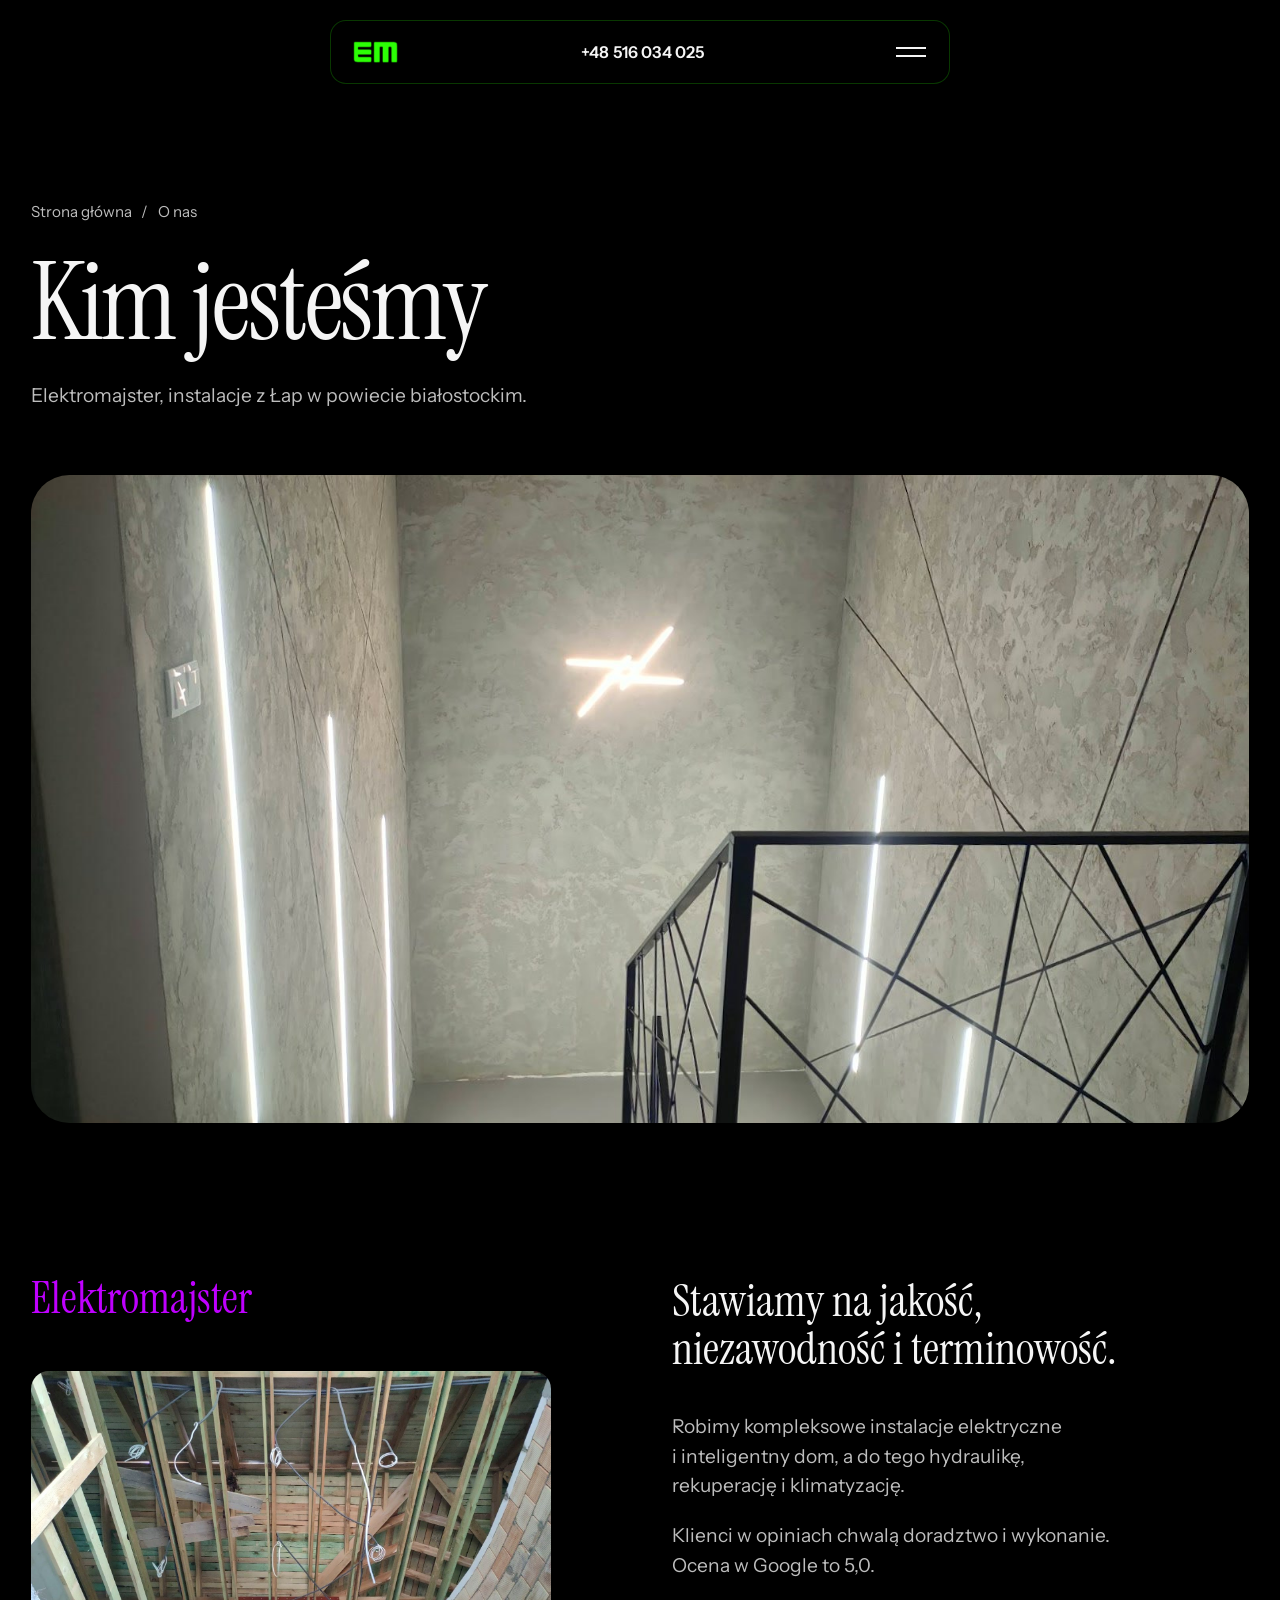
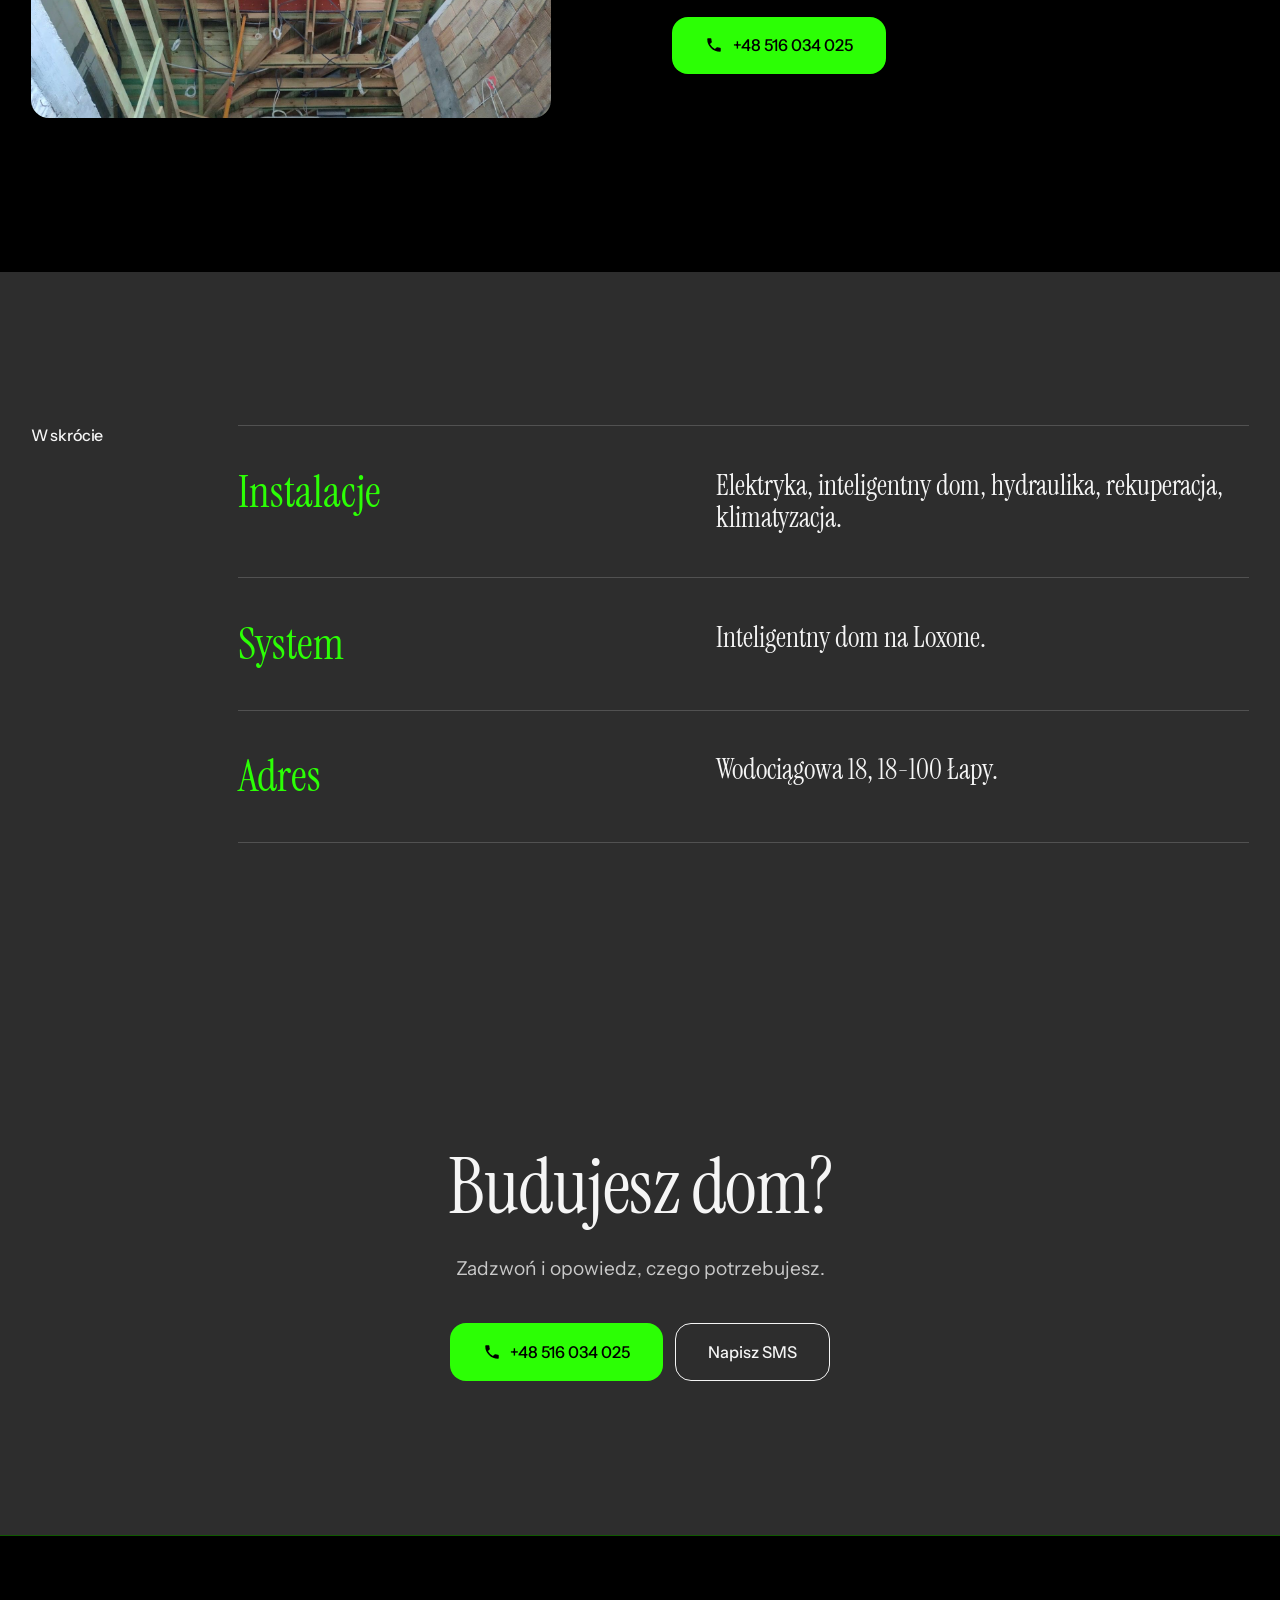
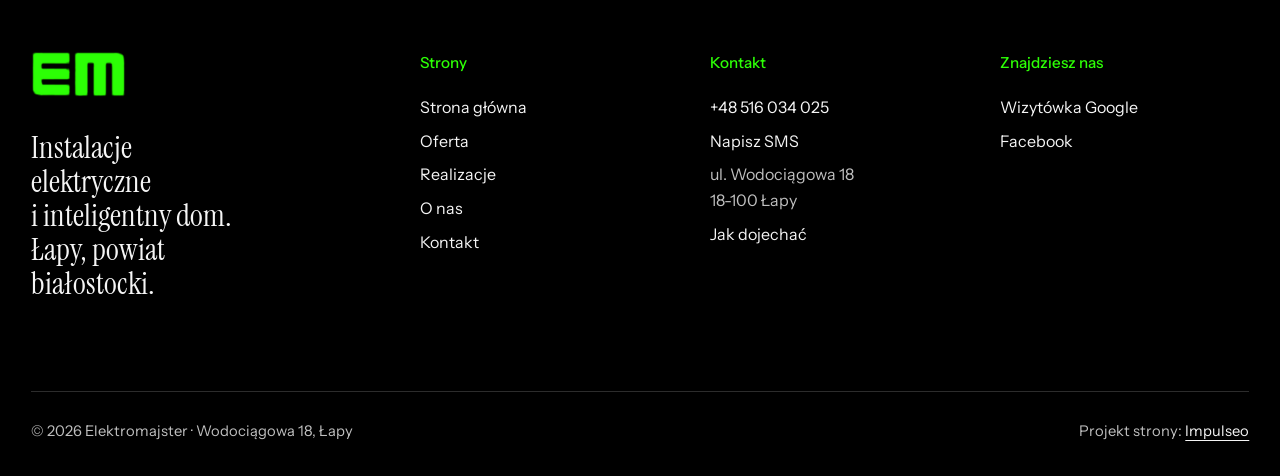
<file: o-nas.html>
<!DOCTYPE html>
<html lang="pl">
<head>
<meta charset="UTF-8">
<meta name="viewport" content="width=device-width, initial-scale=1.0">
<title>O nas · Elektromajster, instalacje elektryczne z Łap</title>
<meta name="description" content="Elektromajster z Łap: instalacje elektryczne, inteligentny dom, hydraulika, rekuperacja i klimatyzacja. Dożywotnia gwarancja na instalacje.">
<link rel="canonical" href="https://impulseo-pl.github.io/elektromajster/o-nas.html">
<meta name="robots" content="noindex, nofollow">
<meta name="theme-color" content="#000000">
<meta property="og:type" content="website">
<meta property="og:locale" content="pl_PL">
<meta property="og:site_name" content="Elektromajster">
<meta property="og:title" content="O nas · Elektromajster, instalacje elektryczne z Łap">
<meta property="og:description" content="Elektromajster z Łap: instalacje elektryczne, inteligentny dom, hydraulika, rekuperacja i klimatyzacja. Dożywotnia gwarancja na instalacje.">
<meta property="og:url" content="https://impulseo-pl.github.io/elektromajster/o-nas.html">
<meta property="og:image" content="https://impulseo-pl.github.io/elektromajster/img/og.jpg">
<meta property="og:image:width" content="1200">
<meta property="og:image:height" content="630">
<meta name="twitter:card" content="summary_large_image">
<link rel="icon" href="img/logo.jpg">
<script>document.documentElement.classList.add('js')</script>
<link rel="preconnect" href="https://fonts.googleapis.com">
<link rel="preconnect" href="https://fonts.gstatic.com" crossorigin>
<link href="https://fonts.googleapis.com/css2?family=Instrument+Sans:wght@400..600&family=Instrument+Serif&display=swap" rel="stylesheet">
<link rel="stylesheet" href="assets/styles.css?v=20261118b">
<style>:root{--bone:#F5F5F5;--bone-hi:#141414;--cacao:#000000;--bordeaux:#2D2D2D;--carmine:#2CFF05;--brass:#2CFF05;--ink:#F5F5F5;--ink-2:#BDBDBD;--on-dark:#F5F5F5;--on-dark-2:rgba(245,245,245,.78);--line:rgba(245,245,245,.16);--line-dark:rgba(245,245,245,.18)}body,.bone{background:#000}.btn-main{color:#000}.btn-main:hover,.card:hover .btn{background:#BF00FF;color:#fff}.btn-brass{color:#000}.btn-brass:hover{background:#BF00FF;color:#fff}.btn-line:hover{background:#F5F5F5;border-color:#F5F5F5;color:#000}.label-serif,.dark .label-serif{color:#BF00FF}.svc-row p,.bone .rows-list dd,.bone .rows-list p{color:#BDBDBD}.link{color:#2CFF05}.contact h2{color:#F5F5F5}.big-phone:hover{color:#2CFF05}.faq summary::after{color:#BF00FF;border-color:rgba(191,0,255,.6)}.facts,.cards,.band{background:#2D2D2D}#opinie{background:#000}.foot{background:#000;border-top:1px solid rgba(44,255,5,.35)}.form input,.form textarea{background:#141414}.form input:focus,.form textarea:focus{background:#1E1E1E;border-color:#2CFF05}.form input::placeholder,.form textarea::placeholder{color:rgba(245,245,245,.6)}.map iframe{filter:grayscale(1) invert(.9) contrast(.9)}.hero-img{object-position:50% 30%}.hero h1{text-shadow:0 2px 30px rgba(0,0,0,.6)}.pill-logo .mark{width:auto;height:22px}.foot-logo .mark{width:auto;height:46px}.pill{background:rgba(0,0,0,.82);border:1px solid rgba(44,255,5,.22)}.pill.solid{background:rgba(0,0,0,.94)}.lb{background:rgba(0,0,0,.95)}.card{background:#141414}.card::after{background:linear-gradient(180deg,rgba(0,0,0,.2) 0%,rgba(0,0,0,0) 30%,rgba(0,0,0,.8) 100%)}.card h3{color:#F5F5F5;text-shadow:0 2px 18px rgba(0,0,0,.85)}.btn-on-photo{background:rgba(0,0,0,.35)}.js .reveal-text .w{color:rgba(245,245,245,.32)}.hero-cap,.card-cap,.phead-img .poglad{background:rgba(0,0,0,.6)}.menu-links a:hover,.menu-links a[aria-current="page"]{color:#2CFF05}@media (max-width:700px){.pill-logo .mark{height:17px}.callbar{background:#000;border-top:1px solid rgba(44,255,5,.3)}}</style>
<script src="assets/lenis.min.js?v=1.1.20" defer></script>
<script src="assets/main.js?v=20261118b" defer></script>
</head>
<body>
<a class="skip" href="#tresc">Przejdź do treści</a>
<header class="pill">
  <a class="pill-logo" href="index.html" aria-label="Elektromajster - strona główna"><img class="mark" src="img/logo-jasne.png" width="504" height="244" alt=""></a>
  <a class="pill-phone" href="tel:+48516034025">+48 516 034 025</a>
  <button class="burger" type="button" aria-expanded="false" aria-controls="menu" aria-label="Otwórz menu"><i></i><i></i></button>
</header>
<div class="menu" id="menu" aria-hidden="true">
  <div class="menu-grid">
    <nav class="menu-links" aria-label="Menu główne">
      <a href="index.html">Strona główna</a>
      <a href="oferta.html">Oferta</a>
      <a href="realizacje.html">Realizacje</a>
      <a href="o-nas.html" aria-current="page">O nas</a>
      <a href="kontakt.html">Kontakt</a>
    </nav>
    <div class="menu-side">
      <div><b>Telefon</b><a href="tel:+48516034025">+48 516 034 025</a></div>
      <div><b>Adres</b>Wodociągowa 18, Łapy</div>
    </div>
  </div>
</div>
<main id="tresc">
<section class="phead bone">
  <div class="wrap">
    <nav class="crumbs" aria-label="Okruszki"><a href="index.html">Strona główna</a><span aria-hidden="true">/</span><span aria-current="page">O nas</span></nav>
    <h1>Kim jesteśmy</h1>
    <p class="lead">Elektromajster, instalacje z&nbsp;Łap w&nbsp;powiecie białostockim.</p>
  </div>
</section>
<figure class="phead-img up" style="margin-block:0"><img src="img/klatka-led.jpg" width="1538" height="1134" alt="Klatka schodowa z&nbsp;liniami LED"></figure>
<section class="sec bone">
  <div class="wrap about">
    <div class="about-left up">
      <p class="label-serif">Elektromajster</p><figure class="about-fig"><img src="img/okablowanie-strop.jpg" width="1564" height="1168" alt="Okablowanie w&nbsp;więźbie dachowej przed zabudową" loading="lazy"></figure>
    </div>
    <div class="about-right up">
      <p class="statement">Stawiamy na jakość, niezawodność i&nbsp;terminowość.</p>
      <p class="lead">Robimy kompleksowe instalacje elektryczne i&nbsp;inteligentny dom, a&nbsp;do tego hydraulikę, rekuperację i&nbsp;klimatyzację.</p>
      <p class="lead" style="margin-top:20px">Klienci w&nbsp;opiniach chwalą doradztwo i&nbsp;wykonanie. Ocena w&nbsp;Google to 5,0.</p>
      <div class="btn-row"><a class="btn btn-main" href="tel:+48516034025"><svg class="ico" viewBox="0 0 24 24" fill="none" aria-hidden="true"><path d="M6.6 10.8a15.5 15.5 0 0 0 6.6 6.6l2.2-2.2a1 1 0 0 1 1-.24 11.4 11.4 0 0 0 3.6.58 1 1 0 0 1 1 1V20a1 1 0 0 1-1 1A17 17 0 0 1 3 4a1 1 0 0 1 1-1h3.5a1 1 0 0 1 1 1c0 1.25.2 2.45.57 3.57a1 1 0 0 1-.25 1L6.6 10.8Z" fill="currentColor"/></svg>+48 516 034 025</a></div>
    </div>
  </div>
</section>
<section class="sec bordeaux dark">
  <div class="wrap rows">
    <h2 class="label">W&nbsp;skrócie</h2>
    <dl class="rows-list" style="margin:0"><div><dt>Instalacje</dt><dd>Elektryka, inteligentny dom, hydraulika, rekuperacja, klimatyzacja.</dd></div><div><dt>System</dt><dd>Inteligentny dom na Loxone.</dd></div><div><dt>Adres</dt><dd>Wodociągowa 18, 18-100 Łapy.</dd></div></dl>
  </div>
</section>
<section class="sec cacao dark band">
  <div class="wrap up">
    <h2>Budujesz dom?</h2>
    <p class="lead">Zadzwoń i&nbsp;opowiedz, czego potrzebujesz.</p>
    <div class="btn-row">
      <a class="btn btn-brass" href="tel:+48516034025"><svg class="ico" viewBox="0 0 24 24" fill="none" aria-hidden="true"><path d="M6.6 10.8a15.5 15.5 0 0 0 6.6 6.6l2.2-2.2a1 1 0 0 1 1-.24 11.4 11.4 0 0 0 3.6.58 1 1 0 0 1 1 1V20a1 1 0 0 1-1 1A17 17 0 0 1 3 4a1 1 0 0 1 1-1h3.5a1 1 0 0 1 1 1c0 1.25.2 2.45.57 3.57a1 1 0 0 1-.25 1L6.6 10.8Z" fill="currentColor"/></svg>+48 516 034 025</a>
      <a class="btn btn-line" href="sms:+48516034025?body=Dzie%C5%84%20dobry%2C%20pytam%20o%3A%20%28instalacja%20elektryczna%2Finteligentny%20dom%2Fhydraulika%2Frekuperacja%2Fklimatyzacja%29.%20Miejscowo%C5%9B%C4%87%3A%20...">Napisz SMS</a>
    </div>
  </div>
</section>
</main>
<footer class="foot dark">
  <div class="wrap">
    <div class="foot-top">
      <div>
        <a class="foot-logo" href="index.html" aria-label="Elektromajster - strona główna"><img class="mark" src="img/logo-jasne.png" width="504" height="244" alt=""></a>
        <p class="foot-claim">Instalacje elektryczne i&nbsp;inteligentny dom. Łapy, powiat białostocki.</p>
      </div>
      <div><h4>Strony</h4><ul><li><a href="index.html">Strona główna</a></li><li><a href="oferta.html">Oferta</a></li><li><a href="realizacje.html">Realizacje</a></li><li><a href="o-nas.html">O nas</a></li><li><a href="kontakt.html">Kontakt</a></li></ul></div>
      <div><h4>Kontakt</h4><ul>
        <li><a href="tel:+48516034025">+48 516 034 025</a></li><li><a href="sms:+48516034025?body=Dzie%C5%84%20dobry%2C%20pytam%20o%3A%20%28instalacja%20elektryczna%2Finteligentny%20dom%2Fhydraulika%2Frekuperacja%2Fklimatyzacja%29.%20Miejscowo%C5%9B%C4%87%3A%20...">Napisz SMS</a></li><li>ul. Wodociągowa 18<br>18-100 Łapy</li><li><a href="https://maps.google.com/?cid=16073012618360653620" target="_blank" rel="noopener">Jak dojechać</a></li>
      </ul></div>
      <div><h4>Znajdziesz nas</h4><ul>
        <li><a href="https://maps.google.com/?cid=16073012618360653620" target="_blank" rel="noopener">Wizytówka Google</a></li><li><a href="https://www.facebook.com/elektromajsterpodlasie/" target="_blank" rel="noopener">Facebook</a></li>
      </ul></div>
    </div>
    <div class="foot-bottom">
      <span>© 2026 Elektromajster · Wodociągowa 18, Łapy</span>
      <span>Projekt strony: <a href="https://impulseo.pl" target="_blank" rel="noopener">Impulseo</a></span>
    </div>
  </div>
</footer>
<div class="callbar">
  <a class="btn btn-main" href="tel:+48516034025"><svg class="ico" viewBox="0 0 24 24" fill="none" aria-hidden="true"><path d="M6.6 10.8a15.5 15.5 0 0 0 6.6 6.6l2.2-2.2a1 1 0 0 1 1-.24 11.4 11.4 0 0 0 3.6.58 1 1 0 0 1 1 1V20a1 1 0 0 1-1 1A17 17 0 0 1 3 4a1 1 0 0 1 1-1h3.5a1 1 0 0 1 1 1c0 1.25.2 2.45.57 3.57a1 1 0 0 1-.25 1L6.6 10.8Z" fill="currentColor"/></svg>Zadzwoń</a>
  <a class="btn btn-line" href="sms:+48516034025?body=Dzie%C5%84%20dobry%2C%20pytam%20o%3A%20%28instalacja%20elektryczna%2Finteligentny%20dom%2Fhydraulika%2Frekuperacja%2Fklimatyzacja%29.%20Miejscowo%C5%9B%C4%87%3A%20...">Napisz SMS</a>
</div>
</body>
</html>
</file>
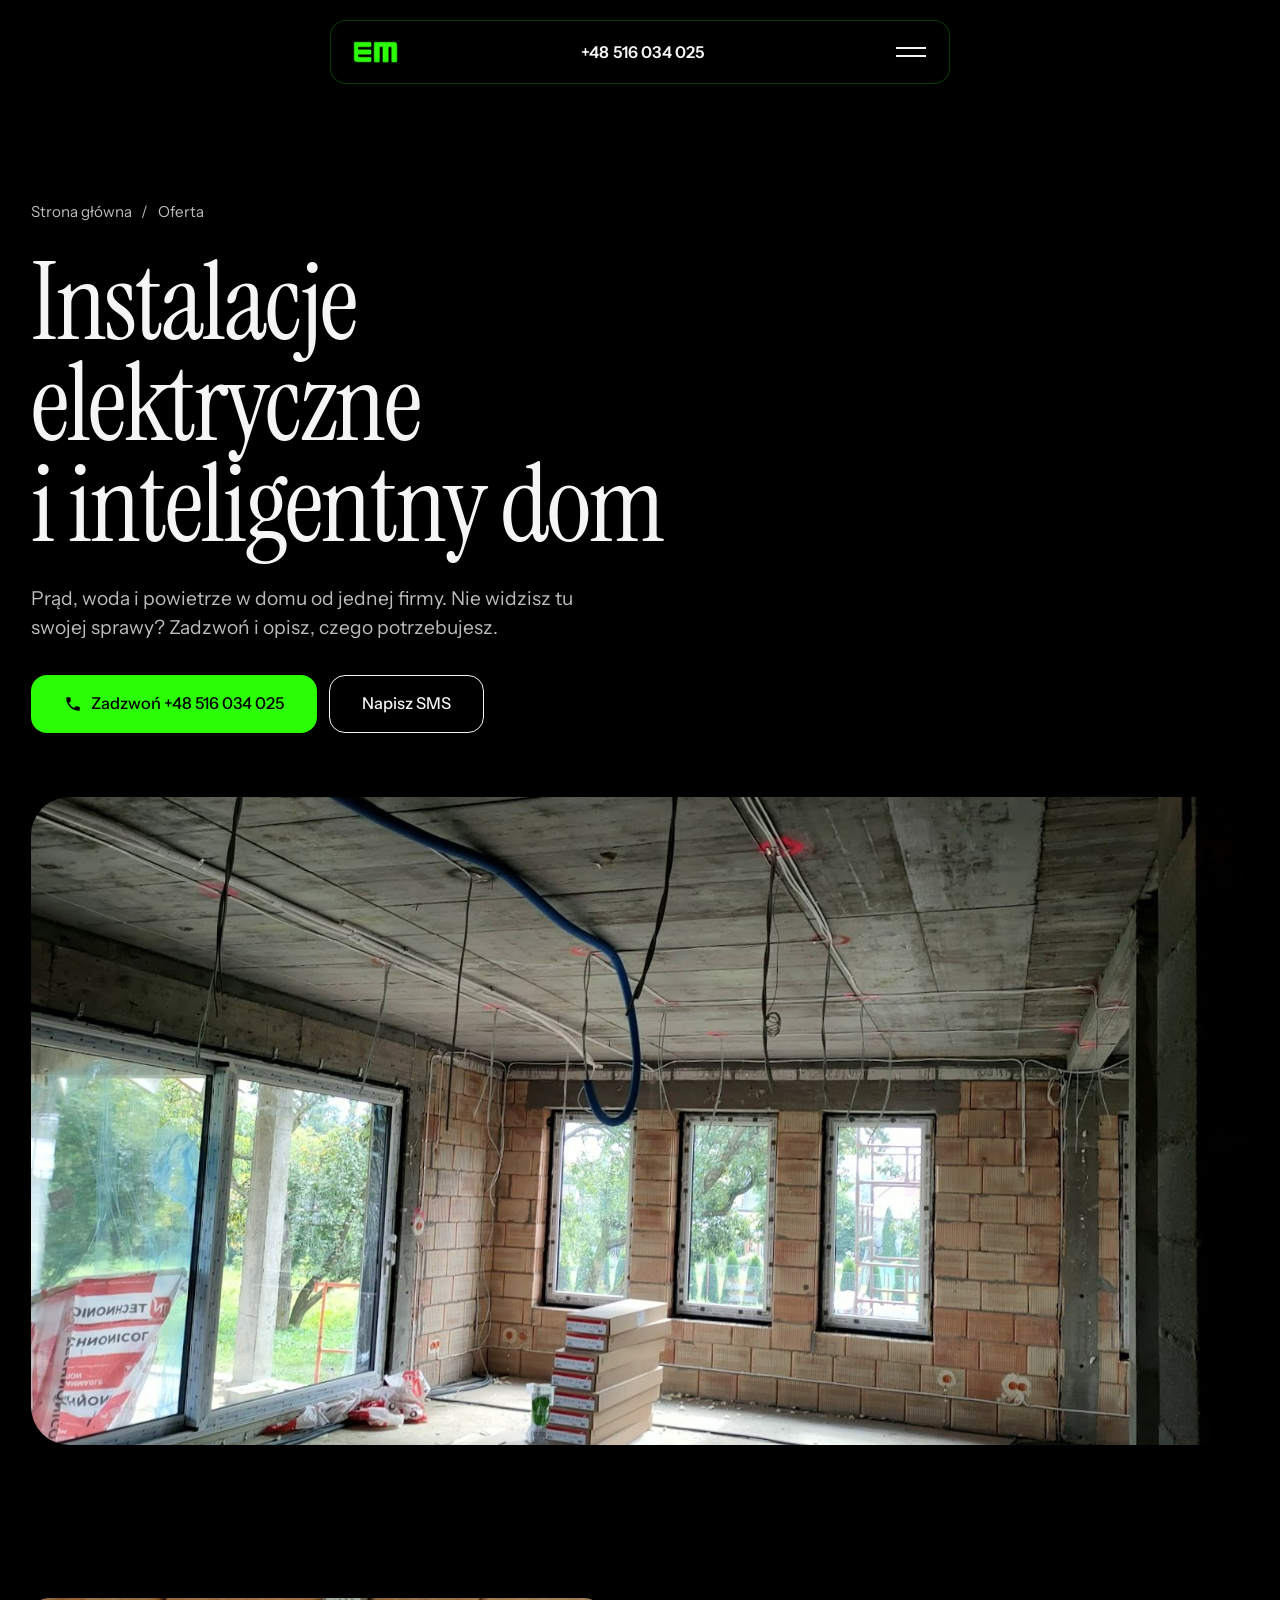
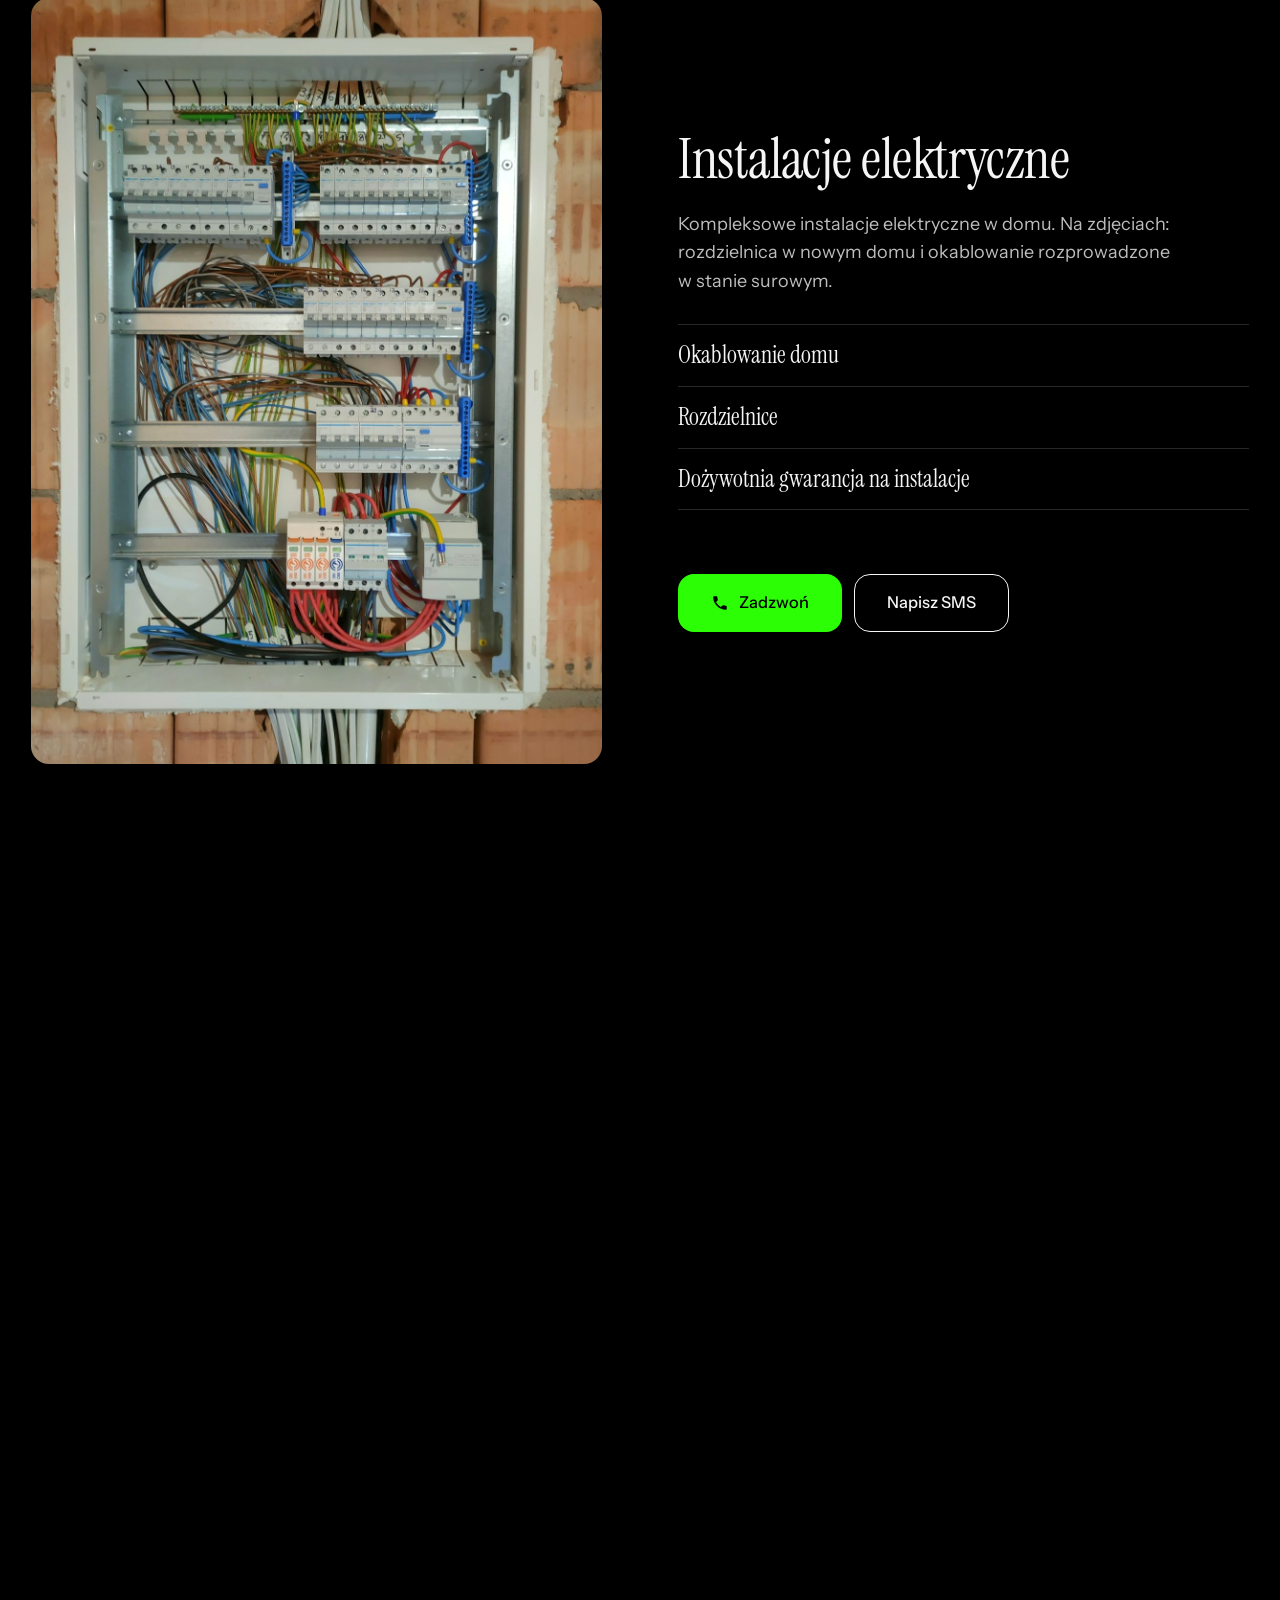
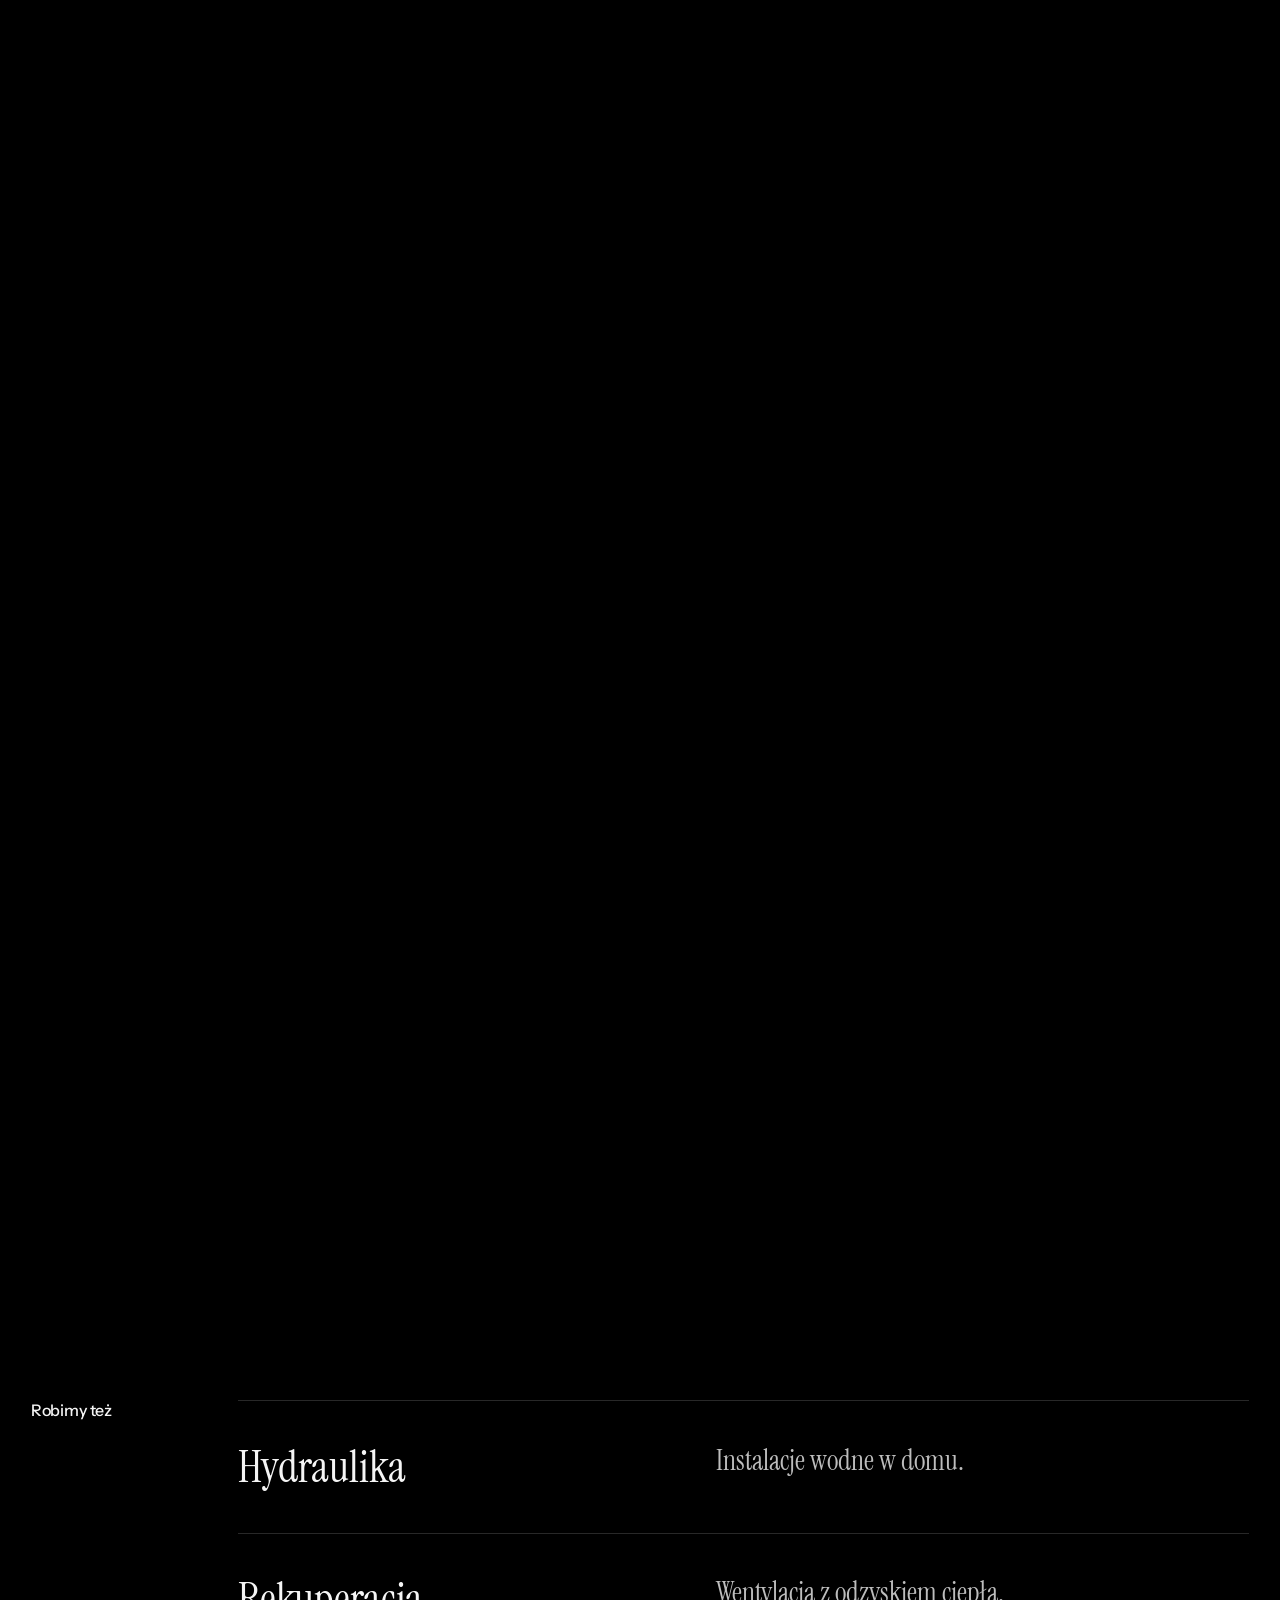
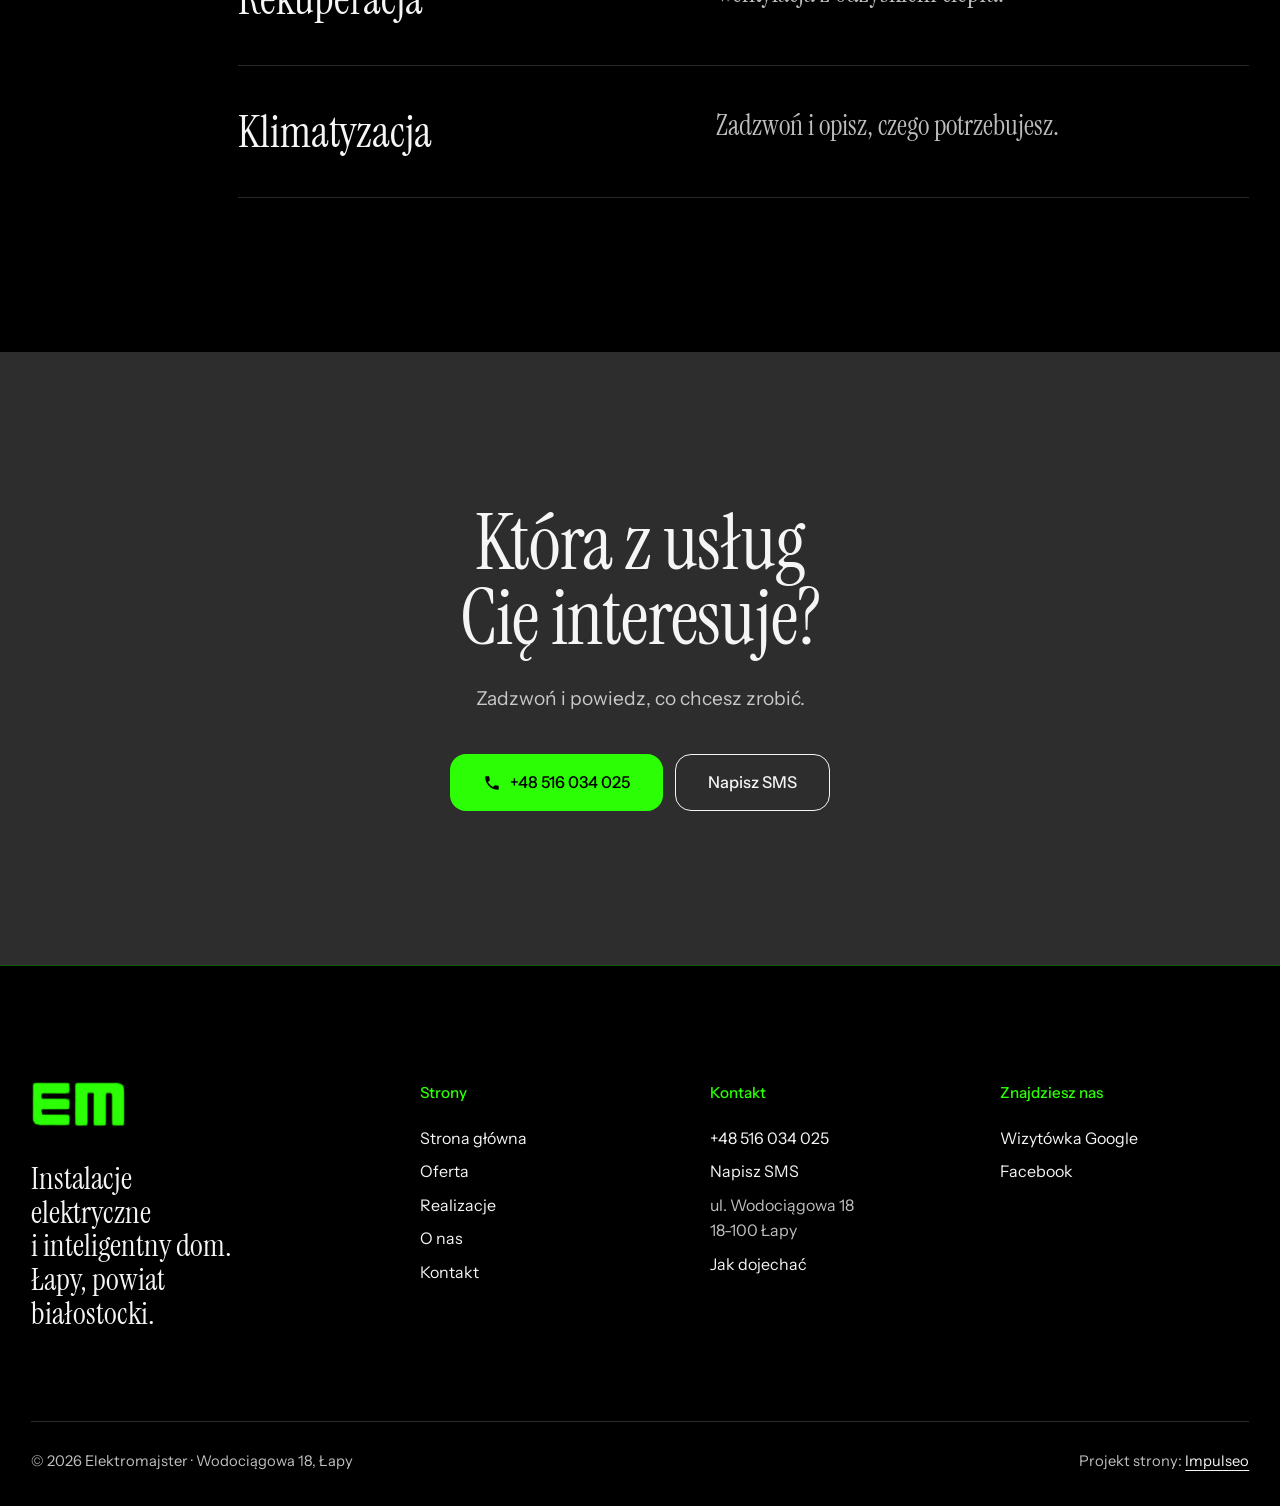
<file: oferta.html>
<!DOCTYPE html>
<html lang="pl">
<head>
<meta charset="UTF-8">
<meta name="viewport" content="width=device-width, initial-scale=1.0">
<title>Instalacje elektryczne, inteligentny dom, LED · Oferta | Elektromajster Łapy</title>
<meta name="description" content="Instalacje elektryczne, inteligentny dom i automatyka, oświetlenie LED, hydraulika, rekuperacja i klimatyzacja. Elektromajster, Łapy. Tel. 516 034 025.">
<link rel="canonical" href="https://impulseo-pl.github.io/elektromajster/oferta.html">
<meta name="robots" content="noindex, nofollow">
<meta name="theme-color" content="#000000">
<meta property="og:type" content="website">
<meta property="og:locale" content="pl_PL">
<meta property="og:site_name" content="Elektromajster">
<meta property="og:title" content="Instalacje elektryczne, inteligentny dom, LED · Oferta | Elektromajster Łapy">
<meta property="og:description" content="Instalacje elektryczne, inteligentny dom i automatyka, oświetlenie LED, hydraulika, rekuperacja i klimatyzacja. Elektromajster, Łapy. Tel. 516 034 025.">
<meta property="og:url" content="https://impulseo-pl.github.io/elektromajster/oferta.html">
<meta property="og:image" content="https://impulseo-pl.github.io/elektromajster/img/og.jpg">
<meta property="og:image:width" content="1200">
<meta property="og:image:height" content="630">
<meta name="twitter:card" content="summary_large_image">
<link rel="icon" href="img/logo.jpg">
<script>document.documentElement.classList.add('js')</script>
<link rel="preconnect" href="https://fonts.googleapis.com">
<link rel="preconnect" href="https://fonts.gstatic.com" crossorigin>
<link href="https://fonts.googleapis.com/css2?family=Instrument+Sans:wght@400..600&family=Instrument+Serif&display=swap" rel="stylesheet">
<link rel="stylesheet" href="assets/styles.css?v=20261118b">
<style>:root{--bone:#F5F5F5;--bone-hi:#141414;--cacao:#000000;--bordeaux:#2D2D2D;--carmine:#2CFF05;--brass:#2CFF05;--ink:#F5F5F5;--ink-2:#BDBDBD;--on-dark:#F5F5F5;--on-dark-2:rgba(245,245,245,.78);--line:rgba(245,245,245,.16);--line-dark:rgba(245,245,245,.18)}body,.bone{background:#000}.btn-main{color:#000}.btn-main:hover,.card:hover .btn{background:#BF00FF;color:#fff}.btn-brass{color:#000}.btn-brass:hover{background:#BF00FF;color:#fff}.btn-line:hover{background:#F5F5F5;border-color:#F5F5F5;color:#000}.label-serif,.dark .label-serif{color:#BF00FF}.svc-row p,.bone .rows-list dd,.bone .rows-list p{color:#BDBDBD}.link{color:#2CFF05}.contact h2{color:#F5F5F5}.big-phone:hover{color:#2CFF05}.faq summary::after{color:#BF00FF;border-color:rgba(191,0,255,.6)}.facts,.cards,.band{background:#2D2D2D}#opinie{background:#000}.foot{background:#000;border-top:1px solid rgba(44,255,5,.35)}.form input,.form textarea{background:#141414}.form input:focus,.form textarea:focus{background:#1E1E1E;border-color:#2CFF05}.form input::placeholder,.form textarea::placeholder{color:rgba(245,245,245,.6)}.map iframe{filter:grayscale(1) invert(.9) contrast(.9)}.hero-img{object-position:50% 30%}.hero h1{text-shadow:0 2px 30px rgba(0,0,0,.6)}.pill-logo .mark{width:auto;height:22px}.foot-logo .mark{width:auto;height:46px}.pill{background:rgba(0,0,0,.82);border:1px solid rgba(44,255,5,.22)}.pill.solid{background:rgba(0,0,0,.94)}.lb{background:rgba(0,0,0,.95)}.card{background:#141414}.card::after{background:linear-gradient(180deg,rgba(0,0,0,.2) 0%,rgba(0,0,0,0) 30%,rgba(0,0,0,.8) 100%)}.card h3{color:#F5F5F5;text-shadow:0 2px 18px rgba(0,0,0,.85)}.btn-on-photo{background:rgba(0,0,0,.35)}.js .reveal-text .w{color:rgba(245,245,245,.32)}.hero-cap,.card-cap,.phead-img .poglad{background:rgba(0,0,0,.6)}.menu-links a:hover,.menu-links a[aria-current="page"]{color:#2CFF05}@media (max-width:700px){.pill-logo .mark{height:17px}.callbar{background:#000;border-top:1px solid rgba(44,255,5,.3)}}</style>
<script src="assets/lenis.min.js?v=1.1.20" defer></script>
<script src="assets/main.js?v=20261118b" defer></script>
</head>
<body>
<a class="skip" href="#tresc">Przejdź do treści</a>
<header class="pill">
  <a class="pill-logo" href="index.html" aria-label="Elektromajster - strona główna"><img class="mark" src="img/logo-jasne.png" width="504" height="244" alt=""></a>
  <a class="pill-phone" href="tel:+48516034025">+48 516 034 025</a>
  <button class="burger" type="button" aria-expanded="false" aria-controls="menu" aria-label="Otwórz menu"><i></i><i></i></button>
</header>
<div class="menu" id="menu" aria-hidden="true">
  <div class="menu-grid">
    <nav class="menu-links" aria-label="Menu główne">
      <a href="index.html">Strona główna</a>
      <a href="oferta.html" aria-current="page">Oferta</a>
      <a href="realizacje.html">Realizacje</a>
      <a href="o-nas.html">O nas</a>
      <a href="kontakt.html">Kontakt</a>
    </nav>
    <div class="menu-side">
      <div><b>Telefon</b><a href="tel:+48516034025">+48 516 034 025</a></div>
      <div><b>Adres</b>Wodociągowa 18, Łapy</div>
    </div>
  </div>
</div>
<main id="tresc">
<section class="phead bone">
  <div class="wrap">
    <nav class="crumbs" aria-label="Okruszki"><a href="index.html">Strona główna</a><span aria-hidden="true">/</span><span aria-current="page">Oferta</span></nav>
    <h1>Instalacje elektryczne i&nbsp;inteligentny dom</h1>
    <p class="lead">Prąd, woda i&nbsp;powietrze w&nbsp;domu od jednej firmy. Nie widzisz tu swojej sprawy? Zadzwoń i&nbsp;opisz, czego potrzebujesz.</p>
    <div class="btn-row" style="margin-top:32px"><a class="btn btn-main" href="tel:+48516034025"><svg class="ico" viewBox="0 0 24 24" fill="none" aria-hidden="true"><path d="M6.6 10.8a15.5 15.5 0 0 0 6.6 6.6l2.2-2.2a1 1 0 0 1 1-.24 11.4 11.4 0 0 0 3.6.58 1 1 0 0 1 1 1V20a1 1 0 0 1-1 1A17 17 0 0 1 3 4a1 1 0 0 1 1-1h3.5a1 1 0 0 1 1 1c0 1.25.2 2.45.57 3.57a1 1 0 0 1-.25 1L6.6 10.8Z" fill="currentColor"/></svg>Zadzwoń +48 516 034 025</a><a class="btn btn-line" href="sms:+48516034025?body=Dzie%C5%84%20dobry%2C%20pytam%20o%3A%20%28instalacja%20elektryczna%2Finteligentny%20dom%2Fhydraulika%2Frekuperacja%2Fklimatyzacja%29.%20Miejscowo%C5%9B%C4%87%3A%20...">Napisz SMS</a></div>
  </div>
</section>
<figure class="phead-img up" style="margin-block:0"><img src="img/okablowanie-dom.jpg" width="1538" height="1132" alt="Dom w&nbsp;stanie surowym z&nbsp;rozprowadzonym okablowaniem"></figure>
<section class="sec bone">
  <div class="wrap offer">
    <article class="off up" id="instalacje">
      <figure class="off-fig"><img src="img/rozdzielnica.jpg" width="1193" height="1600" alt="Rozdzielnica z&nbsp;zabezpieczeniami" loading="lazy"></figure>
      <div>
        <h2>Instalacje elektryczne</h2>
        <p>Kompleksowe instalacje elektryczne w&nbsp;domu. Na zdjęciach: rozdzielnica w&nbsp;nowym domu i&nbsp;okablowanie rozprowadzone w&nbsp;stanie surowym.</p>
        <ul><li>Okablowanie domu</li><li>Rozdzielnice</li><li>Dożywotnia gwarancja na instalacje</li></ul>
        <div class="btn-row" style="margin-top:32px"><a class="btn btn-main" href="tel:+48516034025"><svg class="ico" viewBox="0 0 24 24" fill="none" aria-hidden="true"><path d="M6.6 10.8a15.5 15.5 0 0 0 6.6 6.6l2.2-2.2a1 1 0 0 1 1-.24 11.4 11.4 0 0 0 3.6.58 1 1 0 0 1 1 1V20a1 1 0 0 1-1 1A17 17 0 0 1 3 4a1 1 0 0 1 1-1h3.5a1 1 0 0 1 1 1c0 1.25.2 2.45.57 3.57a1 1 0 0 1-.25 1L6.6 10.8Z" fill="currentColor"/></svg>Zadzwoń</a><a class="btn btn-line" href="sms:+48516034025?body=Dzie%C5%84%20dobry%2C%20pytam%20o%3A%20%28instalacja%20elektryczna%2Finteligentny%20dom%2Fhydraulika%2Frekuperacja%2Fklimatyzacja%29.%20Miejscowo%C5%9B%C4%87%3A%20...">Napisz SMS</a></div>
      </div>
    </article>
    <article class="off up" id="inteligentny-dom">
      <figure class="off-fig"><img src="img/loxone-szafa.jpg" width="1600" height="1200" alt="Zestaw pokazowy Loxone: sterownik, moduły, czujnik i&nbsp;włącznik na zielonej płycie" loading="lazy"></figure>
      <div>
        <h2>Inteligentny dom i&nbsp;automatyka</h2>
        <p>Automatyka budynku na systemie Loxone. Na zdjęciu zestaw pokazowy Loxone ze sterownikiem i&nbsp;modułami.</p>
        <ul><li>Sterowanie oświetleniem</li><li>System Loxone</li></ul>
        <div class="btn-row" style="margin-top:32px"><a class="btn btn-main" href="tel:+48516034025"><svg class="ico" viewBox="0 0 24 24" fill="none" aria-hidden="true"><path d="M6.6 10.8a15.5 15.5 0 0 0 6.6 6.6l2.2-2.2a1 1 0 0 1 1-.24 11.4 11.4 0 0 0 3.6.58 1 1 0 0 1 1 1V20a1 1 0 0 1-1 1A17 17 0 0 1 3 4a1 1 0 0 1 1-1h3.5a1 1 0 0 1 1 1c0 1.25.2 2.45.57 3.57a1 1 0 0 1-.25 1L6.6 10.8Z" fill="currentColor"/></svg>Zadzwoń</a><a class="btn btn-line" href="sms:+48516034025?body=Dzie%C5%84%20dobry%2C%20pytam%20o%3A%20%28instalacja%20elektryczna%2Finteligentny%20dom%2Fhydraulika%2Frekuperacja%2Fklimatyzacja%29.%20Miejscowo%C5%9B%C4%87%3A%20...">Napisz SMS</a></div>
      </div>
    </article>
    <article class="off up" id="led">
      <figure class="off-fig"><img src="img/schody-led.jpg" width="552" height="1140" alt="Drewniane schody z&nbsp;podświetleniem LED każdego stopnia" loading="lazy"></figure>
      <div>
        <h2>Oświetlenie LED</h2>
        <p>Na naszych zdjęciach: linie LED wpuszczone w&nbsp;ściany klatki schodowej i&nbsp;elewację, schody z&nbsp;podświetlonym każdym stopniem.</p>
        <ul><li>Linie LED w&nbsp;ścianach</li><li>Podświetlane schody</li><li>Oświetlenie elewacji</li></ul>
        <div class="btn-row" style="margin-top:32px"><a class="btn btn-main" href="tel:+48516034025"><svg class="ico" viewBox="0 0 24 24" fill="none" aria-hidden="true"><path d="M6.6 10.8a15.5 15.5 0 0 0 6.6 6.6l2.2-2.2a1 1 0 0 1 1-.24 11.4 11.4 0 0 0 3.6.58 1 1 0 0 1 1 1V20a1 1 0 0 1-1 1A17 17 0 0 1 3 4a1 1 0 0 1 1-1h3.5a1 1 0 0 1 1 1c0 1.25.2 2.45.57 3.57a1 1 0 0 1-.25 1L6.6 10.8Z" fill="currentColor"/></svg>Zadzwoń</a><a class="btn btn-line" href="sms:+48516034025?body=Dzie%C5%84%20dobry%2C%20pytam%20o%3A%20%28instalacja%20elektryczna%2Finteligentny%20dom%2Fhydraulika%2Frekuperacja%2Fklimatyzacja%29.%20Miejscowo%C5%9B%C4%87%3A%20...">Napisz SMS</a></div>
      </div>
    </article>
  </div>
</section>
<section class="sec bone" id="hydraulika">
  <div class="wrap rows">
    <h2 class="label">Robimy też</h2>
    <dl class="rows-list" style="margin:0"><div id="hydraulika"><dt>Hydraulika</dt><dd>Instalacje wodne w&nbsp;domu.</dd></div><div><dt>Rekuperacja</dt><dd>Wentylacja z&nbsp;odzyskiem ciepła.</dd></div><div><dt>Klimatyzacja</dt><dd>Zadzwoń i&nbsp;opisz, czego potrzebujesz.</dd></div></dl>
  </div>
</section>
<section class="sec cacao dark band">
  <div class="wrap up">
    <h2>Która z&nbsp;usług Cię interesuje?</h2>
    <p class="lead">Zadzwoń i&nbsp;powiedz, co chcesz zrobić.</p>
    <div class="btn-row">
      <a class="btn btn-brass" href="tel:+48516034025"><svg class="ico" viewBox="0 0 24 24" fill="none" aria-hidden="true"><path d="M6.6 10.8a15.5 15.5 0 0 0 6.6 6.6l2.2-2.2a1 1 0 0 1 1-.24 11.4 11.4 0 0 0 3.6.58 1 1 0 0 1 1 1V20a1 1 0 0 1-1 1A17 17 0 0 1 3 4a1 1 0 0 1 1-1h3.5a1 1 0 0 1 1 1c0 1.25.2 2.45.57 3.57a1 1 0 0 1-.25 1L6.6 10.8Z" fill="currentColor"/></svg>+48 516 034 025</a>
      <a class="btn btn-line" href="sms:+48516034025?body=Dzie%C5%84%20dobry%2C%20pytam%20o%3A%20%28instalacja%20elektryczna%2Finteligentny%20dom%2Fhydraulika%2Frekuperacja%2Fklimatyzacja%29.%20Miejscowo%C5%9B%C4%87%3A%20...">Napisz SMS</a>
    </div>
  </div>
</section>
</main>
<footer class="foot dark">
  <div class="wrap">
    <div class="foot-top">
      <div>
        <a class="foot-logo" href="index.html" aria-label="Elektromajster - strona główna"><img class="mark" src="img/logo-jasne.png" width="504" height="244" alt=""></a>
        <p class="foot-claim">Instalacje elektryczne i&nbsp;inteligentny dom. Łapy, powiat białostocki.</p>
      </div>
      <div><h4>Strony</h4><ul><li><a href="index.html">Strona główna</a></li><li><a href="oferta.html">Oferta</a></li><li><a href="realizacje.html">Realizacje</a></li><li><a href="o-nas.html">O nas</a></li><li><a href="kontakt.html">Kontakt</a></li></ul></div>
      <div><h4>Kontakt</h4><ul>
        <li><a href="tel:+48516034025">+48 516 034 025</a></li><li><a href="sms:+48516034025?body=Dzie%C5%84%20dobry%2C%20pytam%20o%3A%20%28instalacja%20elektryczna%2Finteligentny%20dom%2Fhydraulika%2Frekuperacja%2Fklimatyzacja%29.%20Miejscowo%C5%9B%C4%87%3A%20...">Napisz SMS</a></li><li>ul. Wodociągowa 18<br>18-100 Łapy</li><li><a href="https://maps.google.com/?cid=16073012618360653620" target="_blank" rel="noopener">Jak dojechać</a></li>
      </ul></div>
      <div><h4>Znajdziesz nas</h4><ul>
        <li><a href="https://maps.google.com/?cid=16073012618360653620" target="_blank" rel="noopener">Wizytówka Google</a></li><li><a href="https://www.facebook.com/elektromajsterpodlasie/" target="_blank" rel="noopener">Facebook</a></li>
      </ul></div>
    </div>
    <div class="foot-bottom">
      <span>© 2026 Elektromajster · Wodociągowa 18, Łapy</span>
      <span>Projekt strony: <a href="https://impulseo.pl" target="_blank" rel="noopener">Impulseo</a></span>
    </div>
  </div>
</footer>
<div class="callbar">
  <a class="btn btn-main" href="tel:+48516034025"><svg class="ico" viewBox="0 0 24 24" fill="none" aria-hidden="true"><path d="M6.6 10.8a15.5 15.5 0 0 0 6.6 6.6l2.2-2.2a1 1 0 0 1 1-.24 11.4 11.4 0 0 0 3.6.58 1 1 0 0 1 1 1V20a1 1 0 0 1-1 1A17 17 0 0 1 3 4a1 1 0 0 1 1-1h3.5a1 1 0 0 1 1 1c0 1.25.2 2.45.57 3.57a1 1 0 0 1-.25 1L6.6 10.8Z" fill="currentColor"/></svg>Zadzwoń</a>
  <a class="btn btn-line" href="sms:+48516034025?body=Dzie%C5%84%20dobry%2C%20pytam%20o%3A%20%28instalacja%20elektryczna%2Finteligentny%20dom%2Fhydraulika%2Frekuperacja%2Fklimatyzacja%29.%20Miejscowo%C5%9B%C4%87%3A%20...">Napisz SMS</a>
</div>
</body>
</html>
</file>
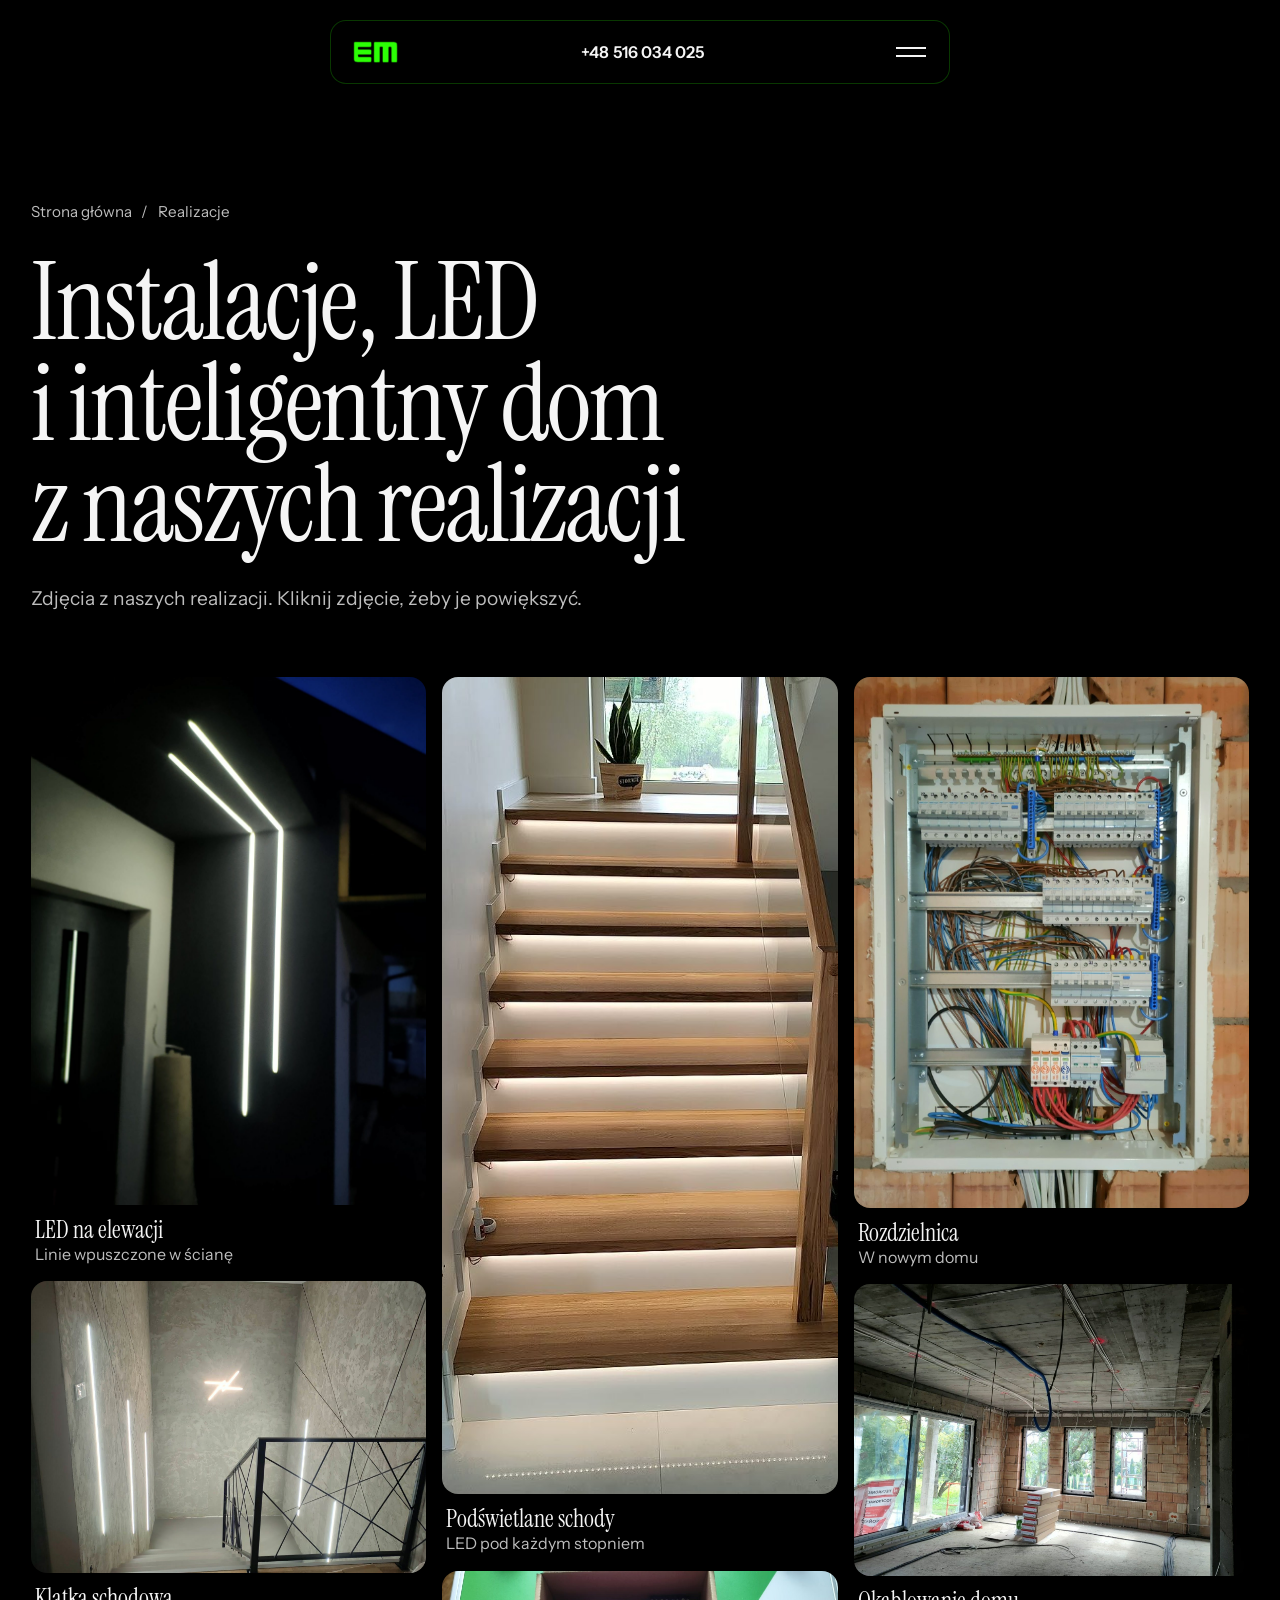
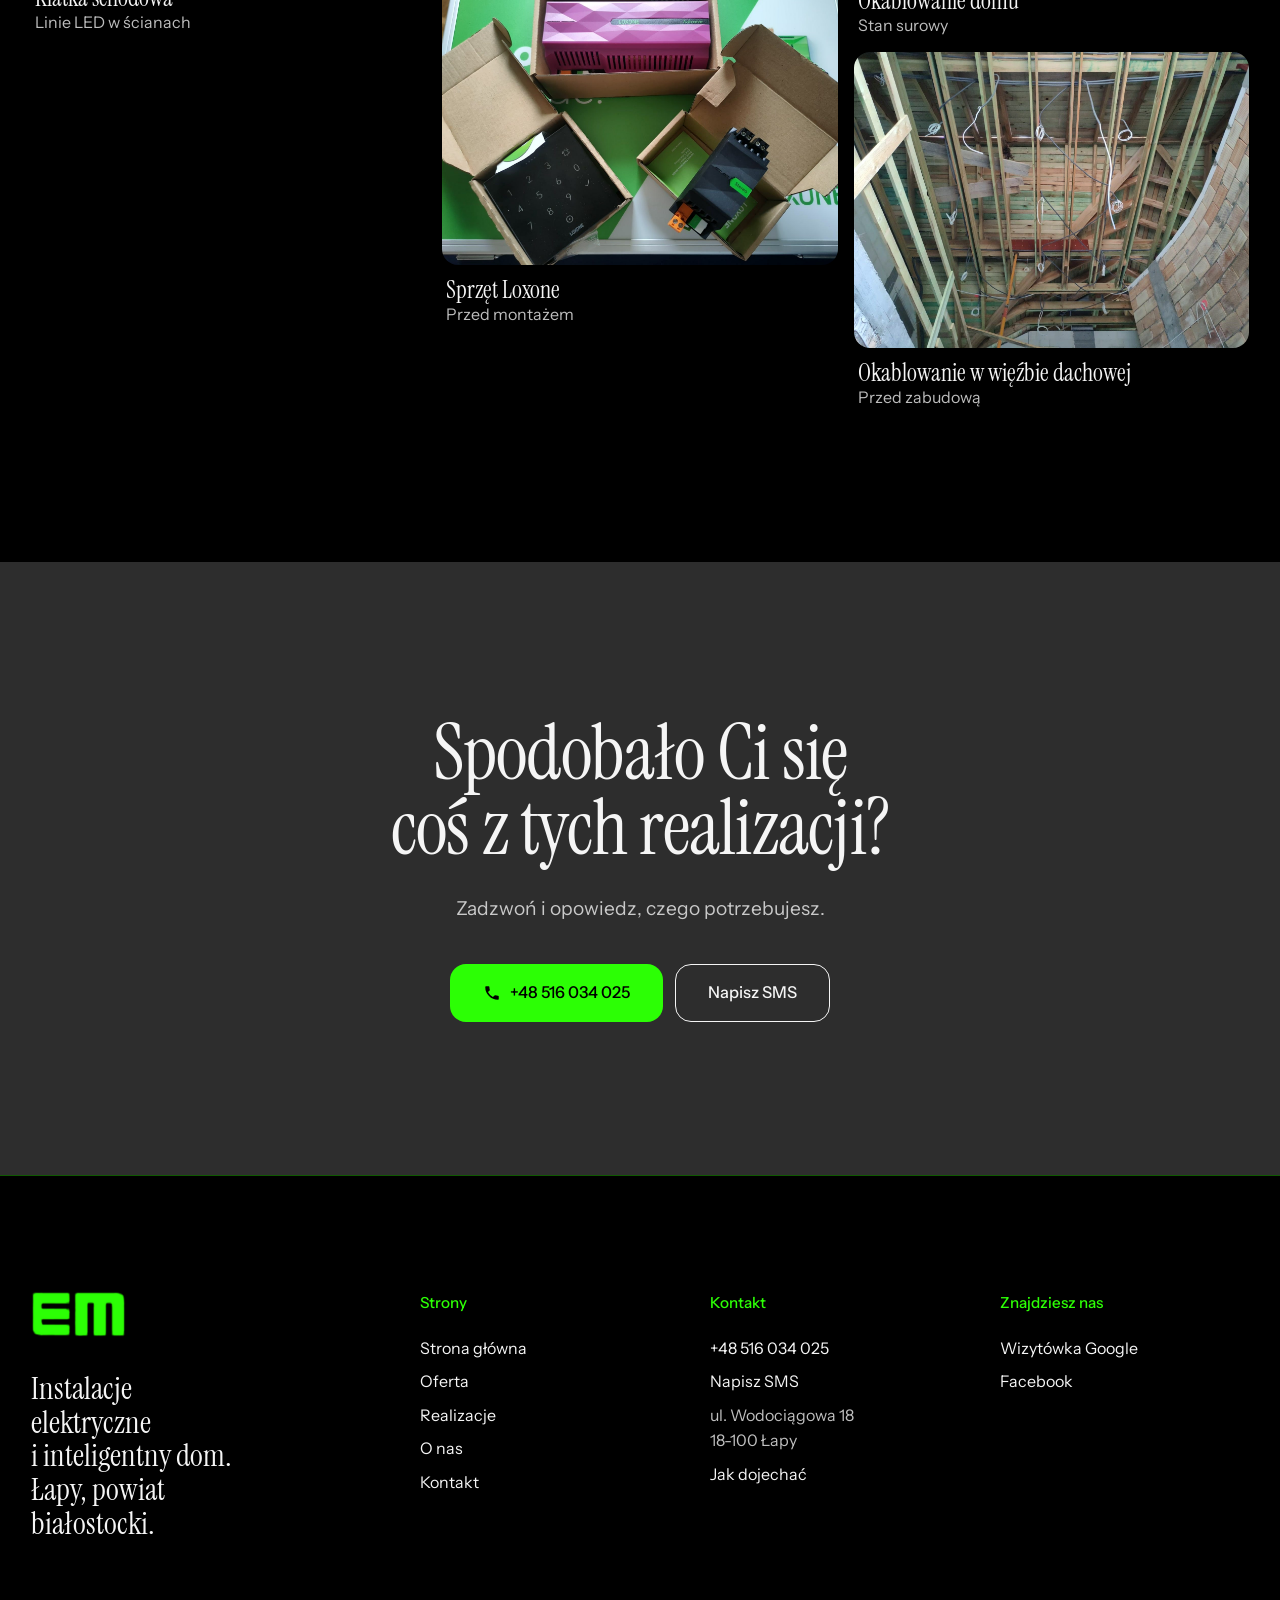
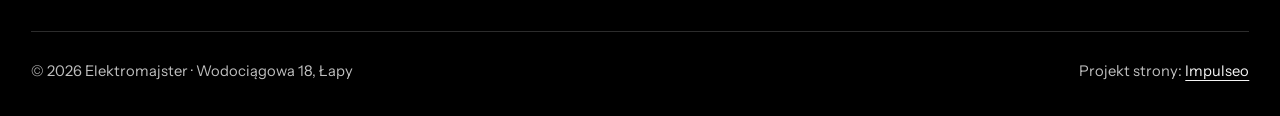
<file: realizacje.html>
<!DOCTYPE html>
<html lang="pl">
<head>
<meta charset="UTF-8">
<meta name="viewport" content="width=device-width, initial-scale=1.0">
<title>Realizacje · LED, inteligentny dom, instalacje · Elektromajster Łapy</title>
<meta name="description" content="Realizacje Elektromajster: linie LED na elewacji i w ścianach, podświetlane schody, inteligentny dom Loxone, rozdzielnice, okablowanie domu.">
<link rel="canonical" href="https://impulseo-pl.github.io/elektromajster/realizacje.html">
<meta name="robots" content="noindex, nofollow">
<meta name="theme-color" content="#000000">
<meta property="og:type" content="website">
<meta property="og:locale" content="pl_PL">
<meta property="og:site_name" content="Elektromajster">
<meta property="og:title" content="Realizacje · LED, inteligentny dom, instalacje · Elektromajster Łapy">
<meta property="og:description" content="Realizacje Elektromajster: linie LED na elewacji i w ścianach, podświetlane schody, inteligentny dom Loxone, rozdzielnice, okablowanie domu.">
<meta property="og:url" content="https://impulseo-pl.github.io/elektromajster/realizacje.html">
<meta property="og:image" content="https://impulseo-pl.github.io/elektromajster/img/og.jpg">
<meta property="og:image:width" content="1200">
<meta property="og:image:height" content="630">
<meta name="twitter:card" content="summary_large_image">
<link rel="icon" href="img/logo.jpg">
<script>document.documentElement.classList.add('js')</script>
<link rel="preconnect" href="https://fonts.googleapis.com">
<link rel="preconnect" href="https://fonts.gstatic.com" crossorigin>
<link href="https://fonts.googleapis.com/css2?family=Instrument+Sans:wght@400..600&family=Instrument+Serif&display=swap" rel="stylesheet">
<link rel="stylesheet" href="assets/styles.css?v=20261118b">
<style>:root{--bone:#F5F5F5;--bone-hi:#141414;--cacao:#000000;--bordeaux:#2D2D2D;--carmine:#2CFF05;--brass:#2CFF05;--ink:#F5F5F5;--ink-2:#BDBDBD;--on-dark:#F5F5F5;--on-dark-2:rgba(245,245,245,.78);--line:rgba(245,245,245,.16);--line-dark:rgba(245,245,245,.18)}body,.bone{background:#000}.btn-main{color:#000}.btn-main:hover,.card:hover .btn{background:#BF00FF;color:#fff}.btn-brass{color:#000}.btn-brass:hover{background:#BF00FF;color:#fff}.btn-line:hover{background:#F5F5F5;border-color:#F5F5F5;color:#000}.label-serif,.dark .label-serif{color:#BF00FF}.svc-row p,.bone .rows-list dd,.bone .rows-list p{color:#BDBDBD}.link{color:#2CFF05}.contact h2{color:#F5F5F5}.big-phone:hover{color:#2CFF05}.faq summary::after{color:#BF00FF;border-color:rgba(191,0,255,.6)}.facts,.cards,.band{background:#2D2D2D}#opinie{background:#000}.foot{background:#000;border-top:1px solid rgba(44,255,5,.35)}.form input,.form textarea{background:#141414}.form input:focus,.form textarea:focus{background:#1E1E1E;border-color:#2CFF05}.form input::placeholder,.form textarea::placeholder{color:rgba(245,245,245,.6)}.map iframe{filter:grayscale(1) invert(.9) contrast(.9)}.hero-img{object-position:50% 30%}.hero h1{text-shadow:0 2px 30px rgba(0,0,0,.6)}.pill-logo .mark{width:auto;height:22px}.foot-logo .mark{width:auto;height:46px}.pill{background:rgba(0,0,0,.82);border:1px solid rgba(44,255,5,.22)}.pill.solid{background:rgba(0,0,0,.94)}.lb{background:rgba(0,0,0,.95)}.card{background:#141414}.card::after{background:linear-gradient(180deg,rgba(0,0,0,.2) 0%,rgba(0,0,0,0) 30%,rgba(0,0,0,.8) 100%)}.card h3{color:#F5F5F5;text-shadow:0 2px 18px rgba(0,0,0,.85)}.btn-on-photo{background:rgba(0,0,0,.35)}.js .reveal-text .w{color:rgba(245,245,245,.32)}.hero-cap,.card-cap,.phead-img .poglad{background:rgba(0,0,0,.6)}.menu-links a:hover,.menu-links a[aria-current="page"]{color:#2CFF05}@media (max-width:700px){.pill-logo .mark{height:17px}.callbar{background:#000;border-top:1px solid rgba(44,255,5,.3)}}</style>
<script src="assets/lenis.min.js?v=1.1.20" defer></script>
<script src="assets/main.js?v=20261118b" defer></script>
</head>
<body>
<a class="skip" href="#tresc">Przejdź do treści</a>
<header class="pill">
  <a class="pill-logo" href="index.html" aria-label="Elektromajster - strona główna"><img class="mark" src="img/logo-jasne.png" width="504" height="244" alt=""></a>
  <a class="pill-phone" href="tel:+48516034025">+48 516 034 025</a>
  <button class="burger" type="button" aria-expanded="false" aria-controls="menu" aria-label="Otwórz menu"><i></i><i></i></button>
</header>
<div class="menu" id="menu" aria-hidden="true">
  <div class="menu-grid">
    <nav class="menu-links" aria-label="Menu główne">
      <a href="index.html">Strona główna</a>
      <a href="oferta.html">Oferta</a>
      <a href="realizacje.html" aria-current="page">Realizacje</a>
      <a href="o-nas.html">O nas</a>
      <a href="kontakt.html">Kontakt</a>
    </nav>
    <div class="menu-side">
      <div><b>Telefon</b><a href="tel:+48516034025">+48 516 034 025</a></div>
      <div><b>Adres</b>Wodociągowa 18, Łapy</div>
    </div>
  </div>
</div>
<main id="tresc">
<section class="phead bone">
  <div class="wrap">
    <nav class="crumbs" aria-label="Okruszki"><a href="index.html">Strona główna</a><span aria-hidden="true">/</span><span aria-current="page">Realizacje</span></nav>
    <h1>Instalacje, LED i&nbsp;inteligentny dom z&nbsp;naszych realizacji</h1>
    <p class="lead">Zdjęcia z&nbsp;naszych realizacji. Kliknij zdjęcie, żeby je powiększyć.</p>
  </div>
</section>
<section class="sec bone" style="padding-top:0">
  <div class="wrap">
    <div class="gal">
    <figure><button type="button" aria-label="Powiększ: Elewacja nocą z&nbsp;liniami LED nad wejściem"><img src="img/hero-led-noc.jpg" width="1600" height="2133" alt="Elewacja nocą z&nbsp;liniami LED nad wejściem" loading="lazy"></button><figcaption><b>LED na elewacji</b>Linie wpuszczone w ścianę</figcaption></figure>
    <figure><button type="button" aria-label="Powiększ: Klatka schodowa z&nbsp;pionowymi liniami LED"><img src="img/klatka-led.jpg" width="1538" height="1134" alt="Klatka schodowa z&nbsp;pionowymi liniami LED" loading="lazy"></button><figcaption><b>Klatka schodowa</b>Linie LED w&nbsp;ścianach</figcaption></figure>
    <figure><button type="button" aria-label="Powiększ: Drewniane schody z&nbsp;podświetlonymi stopniami"><img src="img/schody-led.jpg" width="552" height="1140" alt="Drewniane schody z&nbsp;podświetlonymi stopniami" loading="lazy"></button><figcaption><b>Podświetlane schody</b>LED pod każdym stopniem</figcaption></figure>
    <figure><button type="button" aria-label="Powiększ: Sprzęt Loxone w&nbsp;kartonach: Audioserver, klawiatura kodowa i&nbsp;moduł"><img src="img/loxone-sprzet.jpg" width="1560" height="1160" alt="Sprzęt Loxone w&nbsp;kartonach: Audioserver, klawiatura kodowa i&nbsp;moduł" loading="lazy"></button><figcaption><b>Sprzęt Loxone</b>Przed montażem</figcaption></figure>
    <figure><button type="button" aria-label="Powiększ: Rozdzielnica z&nbsp;zabezpieczeniami"><img src="img/rozdzielnica.jpg" width="1193" height="1600" alt="Rozdzielnica z&nbsp;zabezpieczeniami" loading="lazy"></button><figcaption><b>Rozdzielnica</b>W&nbsp;nowym domu</figcaption></figure>
    <figure><button type="button" aria-label="Powiększ: Dom w&nbsp;stanie surowym z&nbsp;rozprowadzonym okablowaniem"><img src="img/okablowanie-dom.jpg" width="1538" height="1132" alt="Dom w&nbsp;stanie surowym z&nbsp;rozprowadzonym okablowaniem" loading="lazy"></button><figcaption><b>Okablowanie domu</b>Stan surowy</figcaption></figure>
    <figure><button type="button" aria-label="Powiększ: Okablowanie rozprowadzone w&nbsp;więźbie dachowej"><img src="img/okablowanie-strop.jpg" width="1564" height="1168" alt="Okablowanie rozprowadzone w&nbsp;więźbie dachowej" loading="lazy"></button><figcaption><b>Okablowanie w więźbie dachowej</b>Przed zabudową</figcaption></figure>
    </div>
  </div>
</section>
<div class="lb" aria-hidden="true" role="dialog" aria-label="Powiększone zdjęcie"><div><img alt=""><p></p></div><button type="button" aria-label="Zamknij">×</button></div>
<section class="sec cacao dark band">
  <div class="wrap up">
    <h2>Spodobało Ci się coś z&nbsp;tych realizacji?</h2>
    <p class="lead">Zadzwoń i&nbsp;opowiedz, czego potrzebujesz.</p>
    <div class="btn-row">
      <a class="btn btn-brass" href="tel:+48516034025"><svg class="ico" viewBox="0 0 24 24" fill="none" aria-hidden="true"><path d="M6.6 10.8a15.5 15.5 0 0 0 6.6 6.6l2.2-2.2a1 1 0 0 1 1-.24 11.4 11.4 0 0 0 3.6.58 1 1 0 0 1 1 1V20a1 1 0 0 1-1 1A17 17 0 0 1 3 4a1 1 0 0 1 1-1h3.5a1 1 0 0 1 1 1c0 1.25.2 2.45.57 3.57a1 1 0 0 1-.25 1L6.6 10.8Z" fill="currentColor"/></svg>+48 516 034 025</a>
      <a class="btn btn-line" href="sms:+48516034025?body=Dzie%C5%84%20dobry%2C%20pytam%20o%3A%20%28instalacja%20elektryczna%2Finteligentny%20dom%2Fhydraulika%2Frekuperacja%2Fklimatyzacja%29.%20Miejscowo%C5%9B%C4%87%3A%20...">Napisz SMS</a>
    </div>
  </div>
</section>
</main>
<footer class="foot dark">
  <div class="wrap">
    <div class="foot-top">
      <div>
        <a class="foot-logo" href="index.html" aria-label="Elektromajster - strona główna"><img class="mark" src="img/logo-jasne.png" width="504" height="244" alt=""></a>
        <p class="foot-claim">Instalacje elektryczne i&nbsp;inteligentny dom. Łapy, powiat białostocki.</p>
      </div>
      <div><h4>Strony</h4><ul><li><a href="index.html">Strona główna</a></li><li><a href="oferta.html">Oferta</a></li><li><a href="realizacje.html">Realizacje</a></li><li><a href="o-nas.html">O nas</a></li><li><a href="kontakt.html">Kontakt</a></li></ul></div>
      <div><h4>Kontakt</h4><ul>
        <li><a href="tel:+48516034025">+48 516 034 025</a></li><li><a href="sms:+48516034025?body=Dzie%C5%84%20dobry%2C%20pytam%20o%3A%20%28instalacja%20elektryczna%2Finteligentny%20dom%2Fhydraulika%2Frekuperacja%2Fklimatyzacja%29.%20Miejscowo%C5%9B%C4%87%3A%20...">Napisz SMS</a></li><li>ul. Wodociągowa 18<br>18-100 Łapy</li><li><a href="https://maps.google.com/?cid=16073012618360653620" target="_blank" rel="noopener">Jak dojechać</a></li>
      </ul></div>
      <div><h4>Znajdziesz nas</h4><ul>
        <li><a href="https://maps.google.com/?cid=16073012618360653620" target="_blank" rel="noopener">Wizytówka Google</a></li><li><a href="https://www.facebook.com/elektromajsterpodlasie/" target="_blank" rel="noopener">Facebook</a></li>
      </ul></div>
    </div>
    <div class="foot-bottom">
      <span>© 2026 Elektromajster · Wodociągowa 18, Łapy</span>
      <span>Projekt strony: <a href="https://impulseo.pl" target="_blank" rel="noopener">Impulseo</a></span>
    </div>
  </div>
</footer>
<div class="callbar">
  <a class="btn btn-main" href="tel:+48516034025"><svg class="ico" viewBox="0 0 24 24" fill="none" aria-hidden="true"><path d="M6.6 10.8a15.5 15.5 0 0 0 6.6 6.6l2.2-2.2a1 1 0 0 1 1-.24 11.4 11.4 0 0 0 3.6.58 1 1 0 0 1 1 1V20a1 1 0 0 1-1 1A17 17 0 0 1 3 4a1 1 0 0 1 1-1h3.5a1 1 0 0 1 1 1c0 1.25.2 2.45.57 3.57a1 1 0 0 1-.25 1L6.6 10.8Z" fill="currentColor"/></svg>Zadzwoń</a>
  <a class="btn btn-line" href="sms:+48516034025?body=Dzie%C5%84%20dobry%2C%20pytam%20o%3A%20%28instalacja%20elektryczna%2Finteligentny%20dom%2Fhydraulika%2Frekuperacja%2Fklimatyzacja%29.%20Miejscowo%C5%9B%C4%87%3A%20...">Napisz SMS</a>
</div>
</body>
</html>
</file>
<file: assets/styles.css>
/* Silnik dem Impulseo (11.2026). Układ wg thefitouter.com: menu-pigułka, wielki szeryf, tekst odsłaniany słowo po słowie,
   lista usług, karty rozwijane przy przewijaniu. Paleta 60-30-10: Bone (tło) / Bordeaux + Cacao (sekcje, stopka) / Carmine + Brass (przyciski).
   Kroje: Instrument Serif + Instrument Sans. Dane klienta NIE trafiają do tego pliku (tylko do tresc.py i <style> w HTML). */
:root{
  --cacao:#240808;
  --bordeaux:#6E151A;
  --carmine:#B32E33;
  --brass:#CD9F65;
  --bone:#F0E6CB;
  --bone-hi:#FAF4E2;           /* pola formularza na tle Bone */
  --ink:var(--cacao);          /* tekst na Bone: 16:1 */
  --ink-2:var(--bordeaux);     /* tekst drugi na Bone: 9:1 */
  --on-dark:var(--bone);       /* tekst na Bordeaux 9:1, na Cacao 15:1 */
  --on-dark-2:rgba(240,230,203,.74);
  --line:rgba(36,8,8,.16);
  --line-dark:rgba(240,230,203,.18);
  --f-serif:"Instrument Serif",Georgia,"Times New Roman",serif;
  --f-sans:"Instrument Sans",system-ui,-apple-system,"Segoe UI",Roboto,Arial,sans-serif;
  --gut:clamp(16px,2.4vw,32px);
  --wrap:1440px;
  --r:18px;
  --ease:cubic-bezier(.16,.84,.44,1);
}
*,*::before,*::after{box-sizing:border-box}
html{-webkit-text-size-adjust:100%}
body{margin:0;background:var(--bone);color:var(--ink);font-family:var(--f-sans);font-size:1.125rem;line-height:1.6;-webkit-font-smoothing:antialiased;overflow-x:clip}
img{display:block;max-width:100%;height:auto}
a{color:inherit}
p{margin:0}
h1,h2,h3{margin:0;font-family:var(--f-serif);font-weight:400;line-height:1.02;letter-spacing:-.01em;text-wrap:balance}
p,li{text-wrap:pretty}
ul{margin:0;padding:0;list-style:none}
:focus-visible{outline:2px solid var(--carmine);outline-offset:3px}
.dark :focus-visible{outline-color:var(--brass)}
.skip{position:absolute;left:-9999px;top:8px;z-index:300;background:var(--cacao);color:var(--bone);padding:.6rem 1rem;border-radius:10px}
.skip:focus{left:8px}
.wrap{max-width:var(--wrap);margin:0 auto;padding-inline:var(--gut)}
.sr{position:absolute;width:1px;height:1px;overflow:hidden;clip:rect(0 0 0 0);white-space:nowrap}

/* ---------- sekcje i kolory ---------- */
.sec{padding-block:clamp(96px,12vw,180px)}
.bone{background:var(--bone);color:var(--ink)}
.dark{color:var(--on-dark)}
.bordeaux{background:var(--bordeaux)}
.cacao{background:var(--cacao)}
.dark h2,.dark h3{color:var(--bone)}
.label{font-family:var(--f-sans);font-size:1rem;font-weight:500;line-height:1.3;color:var(--ink)}
.dark .label{color:var(--bone)}
.label-serif{font-family:var(--f-serif);font-size:clamp(2.2rem,3.4vw,3.2rem);line-height:1;color:var(--bordeaux)}
.dark .label-serif{color:var(--brass)}
.lead{font-size:clamp(1.08rem,1rem + .25vw,1.25rem);line-height:1.55;color:var(--ink-2);max-width:36rem}
.dark .lead{color:var(--on-dark-2)}

/* ---------- przyciski (10%: Carmine na jasnym, Brass na ciemnym) ---------- */
.btn{display:inline-flex;align-items:center;justify-content:center;gap:.6rem;min-height:3.6rem;padding:1rem 2rem;border-radius:16px;border:1.5px solid transparent;font:500 1.02rem/1.2 var(--f-sans);text-decoration:none;cursor:pointer;
  transition:background-color .5s var(--ease),color .5s var(--ease),border-color .5s var(--ease),transform .5s var(--ease)}
.btn:active{transform:scale(.98)}
.btn-main{background:var(--carmine);color:var(--bone)}
.btn-main:hover{background:var(--bordeaux)}
.btn-brass{background:var(--brass);color:var(--cacao)}
.btn-brass:hover{background:var(--bone)}
.btn-line{border-color:currentColor;color:var(--ink);background:transparent}
.btn-line:hover{background:var(--cacao);border-color:var(--cacao);color:var(--bone)}
.dark .btn-line{color:var(--bone)}
.dark .btn-line:hover{background:var(--bone);border-color:var(--bone);color:var(--cacao)}
.btn-sm{min-height:2.8rem;padding:.7rem 1.3rem;font-size:.95rem;border-radius:12px}
.btn-row{display:flex;flex-wrap:wrap;gap:12px}
.ico{width:18px;height:18px;flex:none}
.link{display:inline-flex;align-items:center;gap:.5rem;font-weight:500;text-decoration:none;border-bottom:1.5px solid currentColor;padding-bottom:3px;color:var(--bordeaux);transition:gap .4s var(--ease)}
.link:hover{gap:.85rem}
.dark .link{color:var(--brass)}

/* ---------- menu-pigułka ---------- */
.pill{position:fixed;top:20px;left:50%;transform:translateX(-50%);z-index:100;width:min(620px,calc(100% - 32px));height:64px;display:flex;align-items:center;gap:16px;padding:0 14px 0 22px;border-radius:16px;
  background:rgba(36,8,8,.84);color:var(--bone);-webkit-backdrop-filter:blur(16px) saturate(1.2);backdrop-filter:blur(16px) saturate(1.2);transition:background-color .5s var(--ease)}
.pill.solid{background:rgba(36,8,8,.94)}
.pill-logo{display:block;width:86px;flex:none;color:var(--bone)}
.pill-logo svg{display:block;width:100%;height:auto}
.pill-logo svg path{fill:currentColor}
.pill-phone{flex:1;text-align:center;font-weight:600;font-size:1.02rem;letter-spacing:.01em;text-decoration:none;white-space:nowrap}
.pill-phone:hover{color:var(--brass)}
.pill-cta{flex:none}
.burger{flex:none;width:48px;height:48px;display:flex;flex-direction:column;gap:6px;align-items:center;justify-content:center;background:transparent;border:0;color:var(--bone);cursor:pointer;border-radius:12px}
.burger:hover{background:rgba(240,230,203,.1)}
.burger i{display:block;width:30px;height:2px;background:currentColor;transition:transform .4s var(--ease)}
.menu-open .burger i:first-child{transform:translateY(4px) rotate(45deg)}
.menu-open .burger i:last-child{transform:translateY(-4px) rotate(-45deg)}

.menu{position:fixed;inset:0;z-index:90;background:var(--cacao);color:var(--bone);display:flex;flex-direction:column;justify-content:flex-end;padding:120px var(--gut) clamp(32px,5vw,56px);
  clip-path:inset(0 0 100% 0);visibility:hidden;transition:clip-path .8s var(--ease),visibility 0s linear .8s}
.menu-open .menu{clip-path:inset(0 0 0 0);visibility:visible;transition:clip-path .8s var(--ease)}
.menu-grid{display:grid;grid-template-columns:1.4fr 1fr;gap:40px;align-items:end;max-width:var(--wrap);width:100%;margin:0 auto}
.menu-links a{display:block;font-family:var(--f-serif);font-size:clamp(3rem,8vw,7rem);line-height:1.02;text-decoration:none;color:var(--bone);transition:color .4s var(--ease),padding .5s var(--ease)}
.menu-links a:hover,.menu-links a[aria-current="page"]{color:var(--brass)}
.menu-links a:hover{padding-left:.15em}
.menu-side{display:grid;gap:22px;font-size:1.05rem;color:var(--on-dark-2)}
.menu-side b{display:block;color:var(--bone);font-weight:500;font-size:.95rem;margin-bottom:4px}
.menu-side a{color:var(--bone)}
.menu-open body{overflow:hidden}

/* ---------- hero ---------- */
.hero{position:relative;height:100svh;min-height:600px;overflow:hidden;background:var(--cacao);color:var(--bone);isolation:isolate}
.hero-img{position:absolute;inset:-4% 0 0;width:100%;height:108%;object-fit:cover;object-position:50% 60%;z-index:-2;will-change:transform}
.hero::after{content:"";position:absolute;inset:0;z-index:-1;background:linear-gradient(180deg,rgba(0,0,0,.42) 0%,rgba(0,0,0,0) 26%,rgba(0,0,0,.06) 50%,rgba(0,0,0,.66) 100%)}
.hero-in{position:absolute;left:0;right:0;bottom:0;padding:0 var(--gut) clamp(28px,4vw,48px);display:grid;grid-template-columns:1fr auto;align-items:end;gap:28px}
.hero h1{font-size:clamp(3.4rem,9.2vw,8.8rem);line-height:.92;color:var(--bone);letter-spacing:-.02em;max-width:17ch;text-shadow:0 2px 30px rgba(0,0,0,.25)}
.hero-side{display:grid;gap:18px;justify-items:end;text-align:right;max-width:22rem;padding-bottom:.6rem}
.hero-side p{font-size:1.05rem;line-height:1.5;color:var(--bone);text-shadow:0 1px 10px rgba(0,0,0,.45)}

/* ---------- O nas (dwie kolumny) ---------- */
.about{display:grid;grid-template-columns:1fr 1fr;gap:clamp(32px,5vw,80px)}
.about-left{display:grid;align-content:start;gap:clamp(28px,4vw,56px)}
.about-fig{margin:0;border-radius:var(--r);overflow:hidden;max-width:520px}
.about-fig img{width:100%;aspect-ratio:3/2;object-fit:cover}
.statement{text-wrap:balance;font-family:var(--f-serif);font-size:clamp(2rem,3.5vw,3.4rem);line-height:1.08;color:var(--ink)}
.about-right .lead{margin-top:clamp(28px,3vw,40px);max-width:30rem}
.about-right .btn-row{margin-top:36px}

/* ---------- tekst odsłaniany słowo po słowie ---------- */
.reveal-sec{position:relative;height:170vh}
.reveal-stick{position:sticky;top:0;height:100svh;display:grid;grid-template-columns:1.6fr 1fr;align-items:center;gap:clamp(32px,5vw,80px);padding:96px var(--gut) 48px;max-width:var(--wrap);margin:0 auto}
.reveal-main{display:grid;gap:28px}
.reveal-aside{display:grid;gap:14px;align-content:center;padding-left:clamp(24px,3vw,48px);border-left:1px solid var(--line-dark);color:var(--on-dark-2)}
.reveal-phone{font-family:var(--f-serif);font-size:clamp(2.2rem,3.6vw,3.4rem);line-height:1;color:var(--brass);text-decoration:none}
.reveal-phone:hover{color:var(--bone)}
.reveal-text{font-family:var(--f-serif);font-size:clamp(1.9rem,4.1vw,3.9rem);line-height:1.1;color:var(--bone);max-width:30ch}
.js .reveal-text .w{color:rgba(240,230,203,.45);transition:color .25s linear}
.js .reveal-text .w.on{color:var(--bone)}

/* ---------- lista usług ---------- */
.svc{display:grid;grid-template-columns:minmax(120px,.5fr) 3fr;gap:clamp(20px,3vw,48px)}
.svc-list{display:grid}
.svc-row{display:grid;grid-template-columns:1fr 1.25fr;gap:clamp(20px,4vw,72px);padding:clamp(28px,4vw,56px) 0;border-top:1px solid var(--line);text-decoration:none;color:inherit}
.svc-row:last-child{border-bottom:1px solid var(--line)}
.svc-row h3{font-size:clamp(2rem,3.4vw,3.2rem);line-height:1.02;color:var(--ink);transition:color .5s var(--ease)}
.svc-row p{font-family:var(--f-serif);font-size:clamp(1.45rem,2.3vw,2.2rem);line-height:1.12;color:var(--bordeaux)}
.js .svc-row p{opacity:.5;transition:opacity .9s var(--ease)}
.js .svc-row.on p{opacity:1}
.svc-row:hover h3{color:var(--carmine)}
.svc-foot{margin-top:48px}

/* ---------- karty rozwijane przy przewijaniu ---------- */
.cards{padding-block:clamp(48px,6vw,96px)}
.card-wrap{position:relative;height:125vh}
.card-wrap+.card-wrap{margin-top:-15vh}
.card-stick{position:sticky;top:0;height:100svh;display:grid;place-items:center;overflow:hidden}
.card{--p:0;position:relative;width:calc(46vw + 54vw * var(--p));height:calc(50svh + 50svh * var(--p));border-radius:calc(28px + 32px * var(--p));overflow:hidden;color:var(--bone);text-decoration:none;isolation:isolate;display:block;background:#3a1512}
.card img{position:absolute;inset:0;width:100%;height:100%;object-fit:cover;z-index:-2;transform:scale(calc(1.04 - .04 * var(--p)))}
.card::after{content:"";position:absolute;inset:0;z-index:-1;background:linear-gradient(180deg,rgba(36,8,8,.25) 0%,rgba(36,8,8,0) 30%,rgba(36,8,8,.84) 100%)}
.card-in{position:absolute;left:0;right:0;bottom:calc(28px + 52px * var(--p));display:grid;justify-items:center;gap:22px;text-align:center;padding:0 24px}
.card h3{font-size:clamp(2.2rem,calc(2.2rem + 2.4vw * var(--p)),5rem);color:var(--brass);text-shadow:0 2px 18px rgba(36,8,8,.75)}
.card .btn{pointer-events:none}
.card:hover .btn{background:var(--bordeaux)}

/* ---------- opinie ---------- */
.quotes-head{display:flex;justify-content:space-between;align-items:end;gap:24px;flex-wrap:wrap}
.quote-stage{position:relative;margin-top:clamp(28px,4vw,48px);min-height:var(--qh,auto)}
.quote{margin:0}
.js .quote{position:absolute;inset:0 0 auto 0;opacity:0;visibility:hidden;transform:translateY(16px);transition:opacity .7s var(--ease),transform .7s var(--ease),visibility 0s linear .7s}
.js .quote.on{position:relative;opacity:1;visibility:visible;transform:none;transition:opacity .7s var(--ease),transform .7s var(--ease)}
.quote blockquote{margin:0;font-family:var(--f-serif);font-size:clamp(1.8rem,3.3vw,3.1rem);line-height:1.1;color:var(--bone);max-width:34ch}
.quote figcaption{margin-top:32px;font-size:1rem;line-height:1.4}
.quote figcaption b{display:block;font-weight:600;color:var(--bone)}
.quote figcaption span{color:var(--on-dark-2)}
.quote+.quote{margin-top:48px}
.js .quote+.quote{margin-top:0}
.quote-nav{display:flex;align-items:center;justify-content:space-between;gap:24px;margin-top:40px;flex-wrap:wrap}
.arrows{display:flex;gap:8px}
.arrow{width:56px;height:56px;border-radius:14px;border:1.5px solid var(--line-dark);background:transparent;color:var(--brass);display:grid;place-items:center;cursor:pointer;transition:background-color .4s var(--ease),color .4s var(--ease),border-color .4s var(--ease)}
.arrow:hover{background:var(--brass);border-color:var(--brass);color:var(--cacao)}
.arrow svg{width:22px;height:22px}
.no-js-hide{display:none}
.js .no-js-hide{display:flex}
.rating{display:inline-flex;align-items:center;gap:10px;color:var(--bone);text-decoration:none;font-size:1rem}
.rating b{font-family:var(--f-serif);font-weight:400;font-size:2rem;line-height:1;color:var(--brass)}
.rating:hover span{text-decoration:underline;text-underline-offset:4px}

/* ---------- kontakt + formularz ---------- */
.contact{display:grid;grid-template-columns:1fr 1fr;gap:clamp(40px,5vw,80px)}
.contact h2{font-size:clamp(2.6rem,4.6vw,4.4rem);color:var(--bordeaux)}
.big-addr{margin-top:clamp(24px,3vw,40px);font-family:var(--f-serif);font-size:clamp(1.9rem,3vw,2.9rem);line-height:1.08;color:var(--ink)}
.contact-meta{margin-top:36px;display:grid;gap:18px;font-size:1.02rem;color:var(--ink-2)}
.contact-meta b{display:block;color:var(--ink);font-weight:600}
.contact-meta a{color:var(--ink)}
.big-phone{display:block;font-family:var(--f-serif);font-size:clamp(2.4rem,4.6vw,4.4rem);line-height:1;color:var(--ink);text-decoration:none;text-align:right}
.big-phone:hover{color:var(--carmine)}
.contact-right .lead{margin-top:28px;max-width:28rem}
.form{margin-top:40px;display:grid;gap:12px;max-width:500px}
.form label{display:block}
.form input,.form textarea{width:100%;font:inherit;font-size:1.05rem;color:var(--ink);background:var(--bone-hi);border:1px solid var(--line);border-radius:16px;padding:1.05rem 1.3rem;transition:border-color .3s var(--ease),background-color .3s var(--ease)}
.form textarea{min-height:180px;resize:vertical}
.form input::placeholder,.form textarea::placeholder{color:rgba(110,21,26,.78)}
.form input:focus,.form textarea:focus{outline:none;border-color:var(--carmine);background:#fff}
.form .btn{justify-self:start;margin-top:20px;min-width:11rem}
.form-note{font-size:.92rem;color:var(--ink-2)}

/* ---------- nagłówek podstrony ---------- */
.phead{padding:clamp(140px,16vw,200px) 0 clamp(40px,5vw,72px)}
.crumbs{display:flex;gap:.6rem;font-size:.95rem;color:var(--ink-2)}
.crumbs a{color:var(--ink-2);text-decoration:none}
.crumbs a:hover{text-decoration:underline;text-underline-offset:4px}
.phead h1{margin-top:28px;font-size:clamp(3.2rem,8.4vw,8rem);line-height:.94;letter-spacing:-.02em;max-width:14ch}
.phead .lead{margin-top:28px}
.phead-img{margin:0 var(--gut);border-radius:clamp(20px,3vw,40px);overflow:hidden;height:min(72svh,760px);background:var(--cacao)}
.phead-img img{width:100%;height:100%;object-fit:cover}

/* ---------- oferta: bloki usług ---------- */
.offer{display:grid;gap:clamp(96px,11vw,170px)}
.off{display:grid;grid-template-columns:1fr 1fr;gap:clamp(32px,6vw,96px);align-items:center;scroll-margin-top:120px}
.off:nth-child(even) .off-fig{order:2}
.off-fig{margin:0;border-radius:var(--r);overflow:hidden;background:var(--bone-hi)}
.off-fig img{width:100%;height:auto}
.off h2{font-size:clamp(2.6rem,4.4vw,4.2rem)}
.off p{margin-top:22px;color:var(--ink-2);max-width:34rem}
.off ul{margin-top:28px;border-top:1px solid var(--line)}
.off li{padding:16px 0;border-bottom:1px solid var(--line);font-family:var(--f-serif);font-size:1.5rem;line-height:1.2}
.off .btn{margin-top:32px}

/* lista na ciemnym (marki, liczby, powody) */
.rows{display:grid;grid-template-columns:minmax(120px,.5fr) 3fr;gap:clamp(20px,3vw,48px)}
.rows-list>div{display:grid;grid-template-columns:1fr 1.25fr;gap:clamp(20px,4vw,72px);padding:clamp(24px,3.4vw,44px) 0;border-top:1px solid var(--line-dark)}
.rows-list>div:last-child{border-bottom:1px solid var(--line-dark)}
.rows-list dt,.rows-list h3{font-family:var(--f-serif);font-size:clamp(2rem,3.4vw,3.2rem);line-height:1.02;color:var(--brass)}
.rows-list dd,.rows-list p{margin:0;font-family:var(--f-serif);font-size:clamp(1.4rem,2.2vw,2.1rem);line-height:1.14;color:var(--bone)}
.bone .rows-list>div{border-color:var(--line)}
.bone .rows-list dt,.bone .rows-list h3{color:var(--ink)}
.bone .rows-list dd,.bone .rows-list p{color:var(--bordeaux)}

/* ---------- realizacje ---------- */
.gal{columns:3 320px;column-gap:16px}
.gal figure{margin:0 0 16px;break-inside:avoid}
.gal button{display:block;width:100%;padding:0;border:0;background:var(--bone-hi);border-radius:16px;overflow:hidden;cursor:zoom-in}
.gal img{width:100%;height:auto;transition:transform 1.4s var(--ease)}
.gal button:hover img{transform:scale(1.04)}
.gal figcaption{padding:12px 4px 0;font-size:1rem;line-height:1.4;color:var(--ink-2)}
.gal figcaption b{display:block;font-family:var(--f-serif);font-weight:400;font-size:1.5rem;line-height:1.1;color:var(--ink)}
.lb{position:fixed;inset:0;z-index:200;background:rgba(36,8,8,.94);display:grid;place-items:center;padding:24px;opacity:0;visibility:hidden;transition:opacity .4s var(--ease),visibility 0s linear .4s}
.lb.on{opacity:1;visibility:visible;transition:opacity .4s var(--ease)}
.lb img{max-width:min(1400px,100%);max-height:82svh;width:auto;border-radius:14px}
.lb p{margin-top:16px;color:var(--bone);text-align:center}
.lb button{position:absolute;top:20px;right:20px;width:52px;height:52px;border-radius:14px;border:1.5px solid var(--line-dark);background:transparent;color:var(--bone);font-size:1.8rem;line-height:1;cursor:pointer}

/* ---------- godziny, FAQ ---------- */
.hours{width:100%;border-collapse:collapse;font-size:1.05rem}
.hours td{padding:14px 0;border-bottom:1px solid var(--line)}
.hours td+td{text-align:right}
.faq{display:grid;grid-template-columns:minmax(120px,.5fr) 3fr;gap:clamp(20px,3vw,48px)}
.faq details{border-top:1px solid var(--line)}
.faq details:last-child{border-bottom:1px solid var(--line)}
.faq summary{display:flex;justify-content:space-between;align-items:center;gap:24px;padding:28px 0;cursor:pointer;list-style:none;font-family:var(--f-serif);font-size:clamp(1.6rem,2.6vw,2.4rem);line-height:1.1}
.faq summary::-webkit-details-marker{display:none}
.faq summary::after{content:"+";flex:none;width:44px;height:44px;display:grid;place-items:center;border-radius:12px;border:1.5px solid var(--line);font-family:var(--f-sans);font-size:1.4rem;color:var(--carmine);transition:transform .4s var(--ease)}
.faq details[open] summary::after{transform:rotate(45deg)}
.faq details p{padding:0 0 28px;max-width:44rem;color:var(--ink-2)}

/* ---------- pas wezwania (ciemny) ---------- */
.band{text-align:center}
.band h2{font-size:clamp(2.8rem,6vw,6rem);line-height:.98;max-width:16ch;margin:0 auto}
.band .lead{margin:28px auto 0}
.band .btn-row{justify-content:center;margin-top:40px}

/* ---------- stopka (Cacao) ---------- */
.foot{background:var(--cacao);color:var(--on-dark-2);padding:clamp(80px,9vw,128px) 0 0;font-size:1rem}
.foot-top{display:grid;grid-template-columns:1.4fr 1fr 1fr 1fr;gap:40px}
.foot-logo{display:block;width:150px;color:var(--bone)}
.foot-logo svg{width:100%;height:auto;display:block}
.foot-logo svg path{fill:currentColor}
.foot-claim{margin-top:28px;font-family:var(--f-serif);font-size:clamp(1.6rem,2.4vw,2.2rem);line-height:1.1;color:var(--bone);max-width:16ch}
.foot h4{margin:0 0 16px;font-size:.95rem;font-weight:500;color:var(--brass)}
.foot li{padding:4px 0}
.foot a{color:var(--bone);text-decoration:none}
.foot a:hover{color:var(--brass)}
.foot-bottom{display:flex;justify-content:space-between;flex-wrap:wrap;gap:16px;margin-top:clamp(64px,7vw,100px);padding:28px 0 32px;border-top:1px solid var(--line-dark);font-size:.92rem}
.foot-bottom a{text-decoration:underline;text-underline-offset:4px}

/* ---------- pasek „zadzwoń” na telefonie ---------- */
.callbar{display:none}

/* ---------- wejścia sekcji ---------- */
.js .up{opacity:0;transform:translateY(28px);transition:opacity 1s var(--ease),transform 1s var(--ease)}
.js .up.in{opacity:1;transform:none}

/* ---------- responsywność ---------- */
@media (max-width:1000px){
  .about,.contact{grid-template-columns:1fr}
  .big-phone{text-align:left}
  .svc,.rows,.faq{grid-template-columns:1fr}
  .off{grid-template-columns:1fr}
  .off:nth-child(even) .off-fig{order:0}
  .foot-top{grid-template-columns:1fr 1fr}
  .menu-grid{grid-template-columns:1fr}
}
@media (max-width:700px){
  body{font-size:1.0625rem;padding-bottom:76px}
  .pill{top:12px;height:58px;padding:0 8px 0 16px;gap:8px}
  .pill-logo{width:74px}
  .pill-phone{font-size:.95rem}
  .pill-cta{display:none}
  .hero{height:calc(100svh - 76px);min-height:560px}
  .hero-in{grid-template-columns:1fr;gap:22px}
  .hero-side{justify-items:start;text-align:left}
  .hero h1{font-size:clamp(3rem,14vw,4.6rem)}
  .svc-row,.rows-list>div{grid-template-columns:1fr;gap:12px}
  .card{width:calc(88vw + 12vw * var(--p));height:calc(62svh + 38svh * var(--p))}
  .card-wrap{height:115vh}
  .reveal-sec{height:auto}
  .reveal-stick{position:static;height:auto;grid-template-columns:1fr;padding-block:96px}
  .js .reveal-text .w{color:var(--bone)}
  .reveal-aside{padding-left:0;border-left:0;border-top:1px solid var(--line-dark);padding-top:28px}
  .hero-call{display:none}
  .foot-top{grid-template-columns:1fr}
  .callbar{position:fixed;left:0;right:0;bottom:0;z-index:80;display:grid;grid-template-columns:1.3fr 1fr;gap:8px;padding:10px 12px calc(10px + env(safe-area-inset-bottom));background:var(--cacao)}
  .callbar .btn{min-height:3.2rem;padding:.7rem 1rem;font-size:.98rem}
  .callbar .btn-line{color:var(--bone)}
}
@media (prefers-reduced-motion:reduce){
  *,*::before,*::after{transition:none!important;animation:none!important}
  .reveal-sec,.card-wrap{height:auto}
  .reveal-stick,.card-stick{position:static;height:auto;padding-block:96px}
  .card-wrap+.card-wrap{margin-top:0}
  .card{--p:.6!important}
  .js .reveal-text .w{color:var(--bone)}
  .js .svc-row p{opacity:1}
}

/* ---------- poprawki po radzie (18.11) ---------- */
.hero-kicker{font-size:1.05rem;font-weight:500;color:var(--bone);margin-bottom:18px;text-shadow:0 1px 10px rgba(0,0,0,.5)}
.btn-on-photo{color:var(--bone);border-color:var(--bone);background:rgba(36,8,8,.35);-webkit-backdrop-filter:blur(6px);backdrop-filter:blur(6px)}
.btn-on-photo:hover{background:var(--bone);border-color:var(--bone);color:var(--cacao)}
.hero-side .btn-row{justify-content:flex-end}
.facts{padding-block:clamp(24px,3vw,36px)}
.facts-list{display:grid;grid-template-columns:repeat(4,minmax(0,1fr));gap:20px 40px}
.facts-list li{display:grid;gap:2px;font-size:.98rem;line-height:1.4;color:var(--on-dark-2)}
.facts-list b{font-family:var(--f-serif);font-weight:400;font-size:1.6rem;line-height:1.1;color:var(--brass)}
.poglad{font-size:.85rem;color:var(--ink-2);padding-top:8px}
.phead-img{position:relative}
.phead-img .poglad{position:absolute;right:16px;bottom:14px;padding:6px 10px;border-radius:8px;background:rgba(36,8,8,.6);color:var(--bone)}
.map{margin-top:36px;border-radius:var(--r);overflow:hidden;aspect-ratio:4/3;background:var(--bone-hi);border:1px solid var(--line)}
.map iframe{display:block;width:100%;height:100%;border:0;filter:grayscale(.55) contrast(1.02)}
.form-note a{color:var(--ink)}
@media (max-width:700px){
  .hero-side .btn-row{justify-content:flex-start}
  .facts-list b{font-size:1.35rem}
}
@media (max-width:700px){
  .hero::after{background:linear-gradient(180deg,rgba(0,0,0,.4) 0%,rgba(0,0,0,0) 22%,rgba(0,0,0,.35) 45%,rgba(0,0,0,.8) 72%,rgba(0,0,0,.86) 100%)}
}
@media (max-width:700px){
  .facts-list{grid-template-columns:1fr;gap:12px}
  .facts-list li{grid-template-columns:minmax(0,9.5rem) minmax(0,1fr);align-items:baseline;gap:12px}
}

/* ---------- znak (logo jako obrazek w kolorze z palety) ---------- */
.pill-logo,.foot-logo{display:inline-flex;align-items:center;gap:10px;text-decoration:none;width:auto}
.mark{display:block;width:30px;height:30px;object-fit:contain;flex:none}
.word{font-family:var(--f-sans);font-weight:600;font-size:1.05rem;letter-spacing:.14em}
.foot-logo .mark{width:52px;height:52px}
.foot-logo .word{font-size:1.4rem}
.quote-single .quote{position:relative;opacity:1;visibility:visible;transform:none}
@media (max-width:700px){.pill-logo .word{display:none}}

/* ---------- poprawki po radzie (18.11) ---------- */
.card{max-width:1440px}
.cards-foot{display:flex;justify-content:center;padding-top:clamp(24px,4vw,48px)}
.opinie-mini{padding-block:clamp(56px,6vw,88px)}
.opinie-in{display:flex;justify-content:space-between;align-items:center;gap:32px 64px;flex-wrap:wrap}
.quote-mini{margin:0;max-width:40rem}
.quote-mini blockquote{margin:0;font-family:var(--f-serif);font-size:clamp(1.6rem,2.6vw,2.4rem);line-height:1.1;color:var(--bone)}
.quote-mini figcaption{margin-top:14px;font-size:.98rem;color:var(--on-dark-2)}
.opinie-links{display:grid;gap:16px}

/* ---------- dwie opinie, przyciski kontaktu ---------- */
.quotes-two{display:grid;grid-template-columns:1fr 1fr;gap:32px 64px;width:100%}
.contact-cta{margin-top:32px;display:flex;flex-wrap:wrap;gap:12px}
@media (max-width:700px){.quotes-two{grid-template-columns:1fr}}

/* ---------- poprawki po radzie (18.11) ---------- */
.facts-list li{white-space:normal}
.facts-list li b+*{white-space:nowrap}
.about-fig .poglad{display:block}
@media (max-width:700px){#kontakt .contact-cta{display:none}}

/* ---------- podpisy zdjęć poglądowych na zdjęciach pełnoekranowych ---------- */
.hero-cap,.card-cap{position:absolute;z-index:2;padding:6px 10px;border-radius:8px;background:rgba(36,8,8,.6);color:var(--bone);font-size:.82rem;line-height:1.2}
.hero-cap{right:var(--gut);top:100px}
.card-cap{left:20px;top:20px}
</file>
